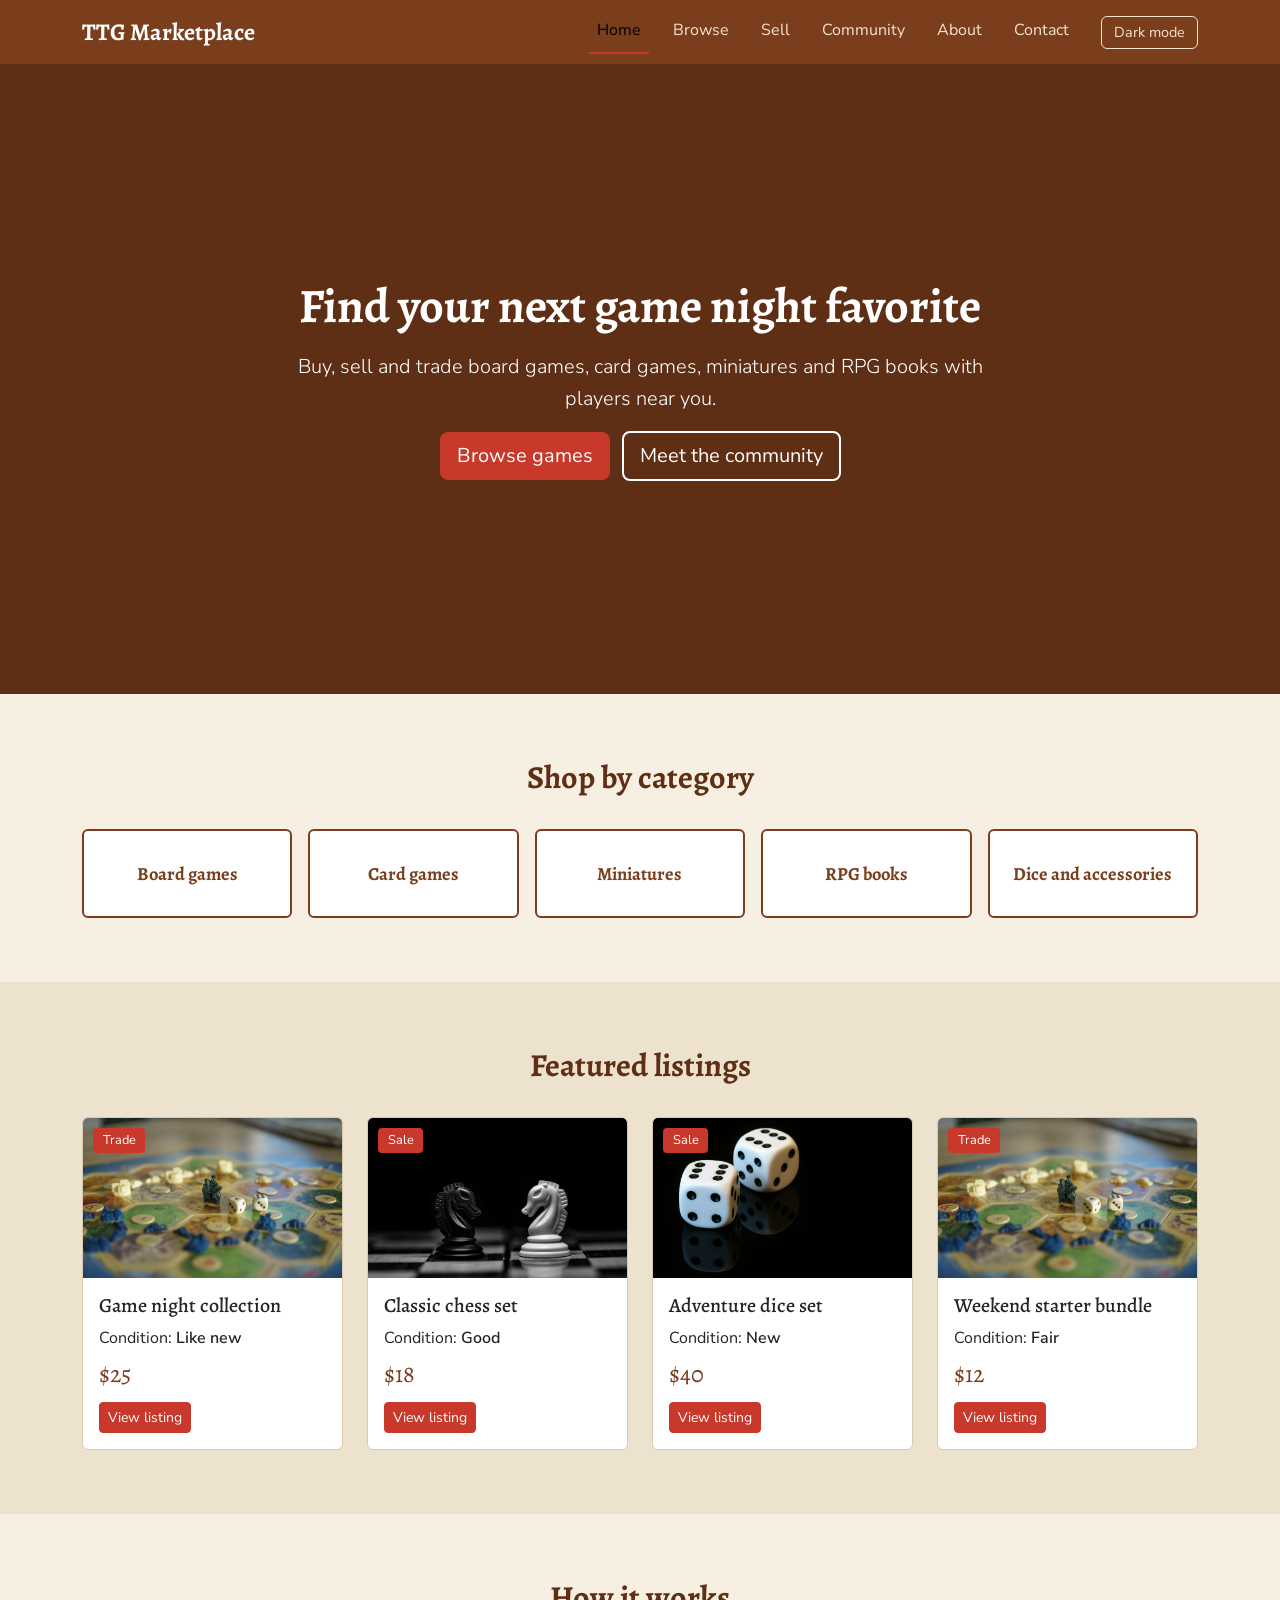
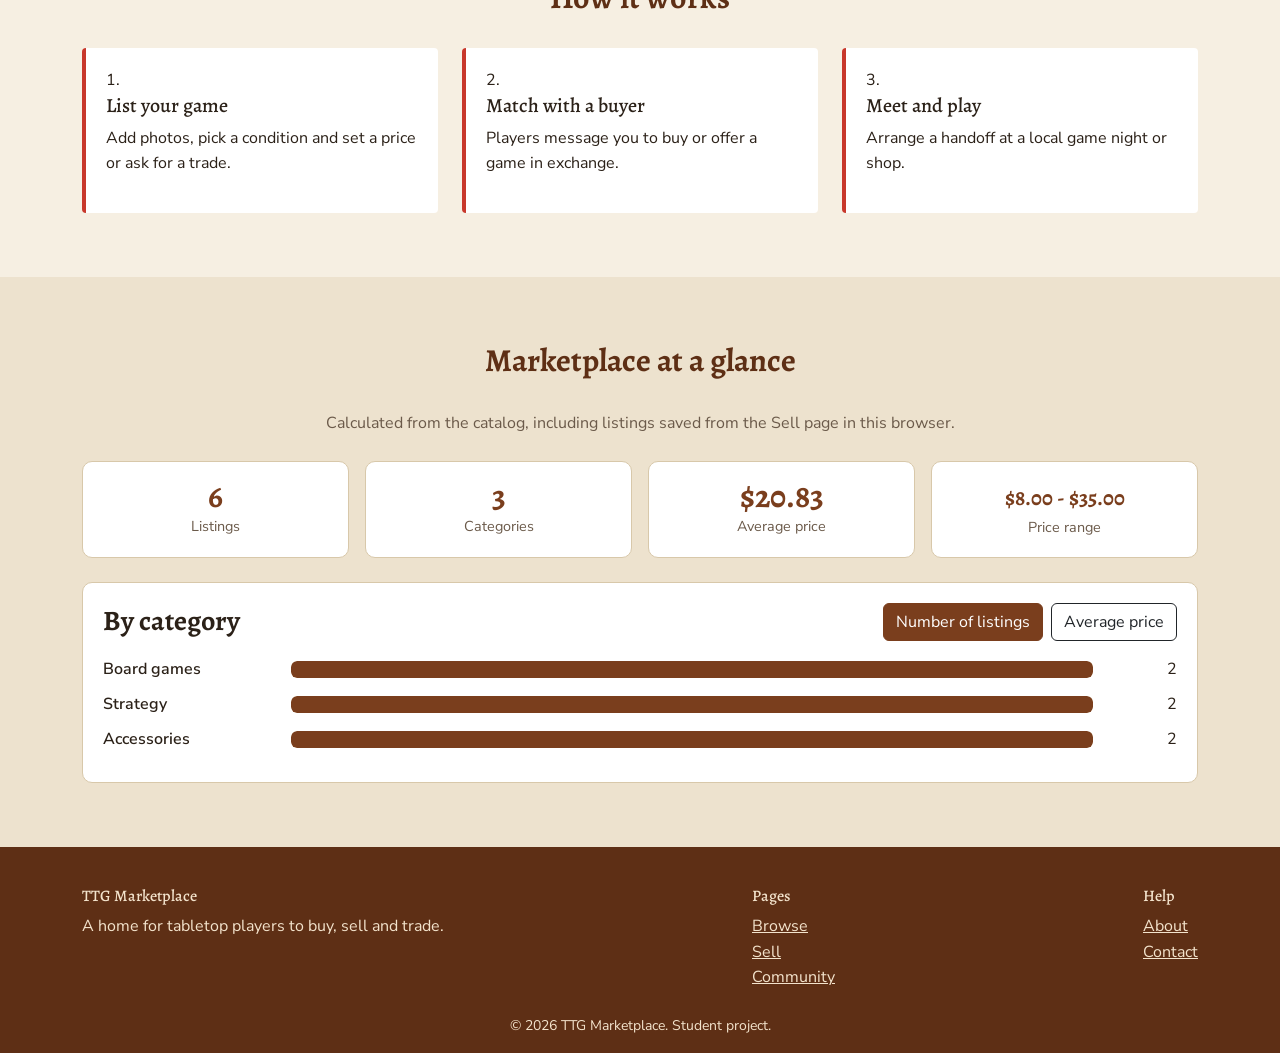
<file: Index.html>
<!DOCTYPE html>
<html lang="en">
<head>
  <meta charset="UTF-8">
  <meta name="viewport" content="width=device-width, initial-scale=1">
  <title>TTG Marketplace | Buy, Sell and Trade Tabletop Games</title>

  <!-- Bootstrap CSS -->
  <link href="css/bootstrap.min.css" rel="stylesheet">
  <!-- Fonts -->
  <link rel="preconnect" href="https://fonts.googleapis.com">
  <link rel="preconnect" href="https://fonts.gstatic.com" crossorigin>
  <link href="https://fonts.googleapis.com/css2?family=Alegreya:wght@500;700&family=Nunito+Sans:wght@400;600&display=swap" rel="stylesheet">
  <!-- Our CSS: style.css first, responsive.css last -->
  <link rel="stylesheet" href="css/style.css">
  <link rel="stylesheet" href="css/pages.css">
  <link rel="stylesheet" href="css/responsive.css">
</head>
<body>

  <!-- ===== HEADER / NAVBAR (same on every page) ===== -->
  <header class="site-header">
    <nav class="navbar navbar-expand-lg">
      <div class="container">
        <a class="navbar-brand" href="Index.html">TTG Marketplace</a>
        <div class="navbar-collapse" id="mainNav">
          <ul class="navbar-nav ms-auto">
            <li class="nav-item"><a class="nav-link active" aria-current="page" href="Index.html">Home</a></li>
            <li class="nav-item"><a class="nav-link" href="browse.html">Browse</a></li>
            <li class="nav-item"><a class="nav-link" href="sell.html">Sell</a></li>
            <li class="nav-item"><a class="nav-link" href="community.html">Community</a></li>
            <li class="nav-item"><a class="nav-link" href="About.html">About</a></li>
            <li class="nav-item"><a class="nav-link" href="contact.html">Contact</a></li>
          </ul>
        </div>
      </div>
    </nav>
  </header>

  <main>

    <!-- ===== HERO (positioning: relative parent, absolute overlay) ===== -->
    <section id="hero" class="hero">
      <div class="hero-overlay"></div>
      <div class="container hero-content">
        <h1>Find your next game night favorite</h1>
        <p class="lead">Buy, sell and trade board games, card games, miniatures and RPG books with players near you.</p>
        <a href="browse.html" class="btn btn-tavern btn-lg me-2">Browse games</a>
        <a href="community.html" class="btn btn-outline-tavern btn-lg">Meet the community</a>
      </div>
    </section>

    <!-- ===== CATEGORIES (CSS Grid) ===== -->
    <section class="section" id="categories">
      <div class="container">
        <h2 class="section-title text-center">Shop by category</h2>
        <div class="category-grid">
          <a href="browse.html" class="category-tile">Board games</a>
          <a href="browse.html" class="category-tile">Card games</a>
          <a href="browse.html" class="category-tile">Miniatures</a>
          <a href="browse.html" class="category-tile">RPG books</a>
          <a href="browse.html" class="category-tile">Dice and accessories</a>
        </div>
      </div>
    </section>

    <!-- ===== FEATURED LISTINGS (Bootstrap grid + cards) ===== -->
    <section class="section section-alt" id="featured">
      <div class="container">
        <h2 class="section-title text-center">Featured listings</h2>
        <div class="row g-4">

          <div class="col-12 col-md-6 col-lg-3">
            <article class="card listing-card h-100">
              <div class="listing-img">
                <img src="images/board-games.jpg" alt="A board game laid out for play" width="900" height="600" loading="lazy">
                <span class="badge-tag">Trade</span>
              </div>
              <div class="card-body">
                <h3 class="h5 card-title">Game night collection</h3>
                <p class="card-text mb-1">Condition: <span class="condition">Like new</span></p>
                <p class="price">$25</p>
                <a href="browse.html" class="btn btn-tavern btn-sm">View listing</a>
              </div>
            </article>
          </div>

          <div class="col-12 col-md-6 col-lg-3">
            <article class="card listing-card h-100">
              <div class="listing-img">
                <img src="images/chess.jpg" alt="Black and white chess knights" width="900" height="600" loading="lazy">
                <span class="badge-tag">Sale</span>
              </div>
              <div class="card-body">
                <h3 class="h5 card-title">Classic chess set</h3>
                <p class="card-text mb-1">Condition: <span class="condition">Good</span></p>
                <p class="price">$18</p>
                <a href="browse.html" class="btn btn-tavern btn-sm">View listing</a>
              </div>
            </article>
          </div>

          <div class="col-12 col-md-6 col-lg-3">
            <article class="card listing-card h-100">
              <div class="listing-img">
                <img src="images/dice.jpg" alt="Two white dice on a dark surface" width="900" height="600" loading="lazy">
                <span class="badge-tag">Sale</span>
              </div>
              <div class="card-body">
                <h3 class="h5 card-title">Adventure dice set</h3>
                <p class="card-text mb-1">Condition: <span class="condition">New</span></p>
                <p class="price">$40</p>
                <a href="browse.html" class="btn btn-tavern btn-sm">View listing</a>
              </div>
            </article>
          </div>

          <div class="col-12 col-md-6 col-lg-3">
            <article class="card listing-card h-100">
              <div class="listing-img">
                <img src="images/board-games.jpg" alt="A tabletop board game with playing pieces" width="900" height="600" loading="lazy">
                <span class="badge-tag">Trade</span>
              </div>
              <div class="card-body">
                <h3 class="h5 card-title">Weekend starter bundle</h3>
                <p class="card-text mb-1">Condition: <span class="condition">Fair</span></p>
                <p class="price">$12</p>
                <a href="browse.html" class="btn btn-tavern btn-sm">View listing</a>
              </div>
            </article>
          </div>

        </div>
      </div>
    </section>

    <!-- ===== HOW IT WORKS (Flexbox, real sequence so numbered) ===== -->
    <section class="section" id="how-it-works">
      <div class="container">
        <h2 class="section-title text-center">How it works</h2>
        <ol class="steps">
          <li class="step">
            <h3 class="h5">List your game</h3>
            <p>Add photos, pick a condition and set a price or ask for a trade.</p>
          </li>
          <li class="step">
            <h3 class="h5">Match with a buyer</h3>
            <p>Players message you to buy or offer a game in exchange.</p>
          </li>
          <li class="step">
            <h3 class="h5">Meet and play</h3>
            <p>Arrange a handoff at a local game night or shop.</p>
          </li>
        </ol>
      </div>
    </section>


    <!-- Marketplace dashboard (numbers are calculated by js/stats.js) -->
    <section class="section section-alt" id="stats" aria-labelledby="stats-title">
      <div class="container">
        <h2 class="section-title text-center" id="stats-title">Marketplace at a glance</h2>
        <p class="text-center stats-note">Calculated from the catalog, including listings saved from the Sell page in this browser.</p>
        <div class="stat-tiles">
          <div class="stat-tile"><span class="stat-value" id="stat-count">-</span><span class="stat-label">Listings</span></div>
          <div class="stat-tile"><span class="stat-value" id="stat-categories">-</span><span class="stat-label">Categories</span></div>
          <div class="stat-tile"><span class="stat-value" id="stat-average">-</span><span class="stat-label">Average price</span></div>
          <div class="stat-tile"><span class="stat-value stat-value-small" id="stat-range">-</span><span class="stat-label">Price range</span></div>
        </div>
        <div class="chart-card">
          <div class="chart-head">
            <h3>By category</h3>
            <div class="chart-toggle" role="group" aria-label="Chart metric">
              <button type="button" class="btn btn-outline-dark metric-btn active" data-metric="count" aria-pressed="true">Number of listings</button>
              <button type="button" class="btn btn-outline-dark metric-btn" data-metric="average" aria-pressed="false">Average price</button>
            </div>
          </div>
          <div id="stats-chart" class="chart" aria-live="polite"></div>
        </div>
      </div>
    </section>
  </main>

  <!-- ===== FOOTER (same on every page) ===== -->
  <footer class="site-footer">
    <div class="container footer-inner">
      <div>
        <h3 class="h6">TTG Marketplace</h3>
        <p class="mb-0">A home for tabletop players to buy, sell and trade.</p>
      </div>
      <div>
        <h3 class="h6">Pages</h3>
        <ul class="list-unstyled mb-0">
          <li><a href="browse.html">Browse</a></li>
          <li><a href="sell.html">Sell</a></li>
          <li><a href="community.html">Community</a></li>
        </ul>
      </div>
      <div>
        <h3 class="h6">Help</h3>
        <ul class="list-unstyled mb-0">
          <li><a href="About.html">About</a></li>
          <li><a href="contact.html">Contact</a></li>
        </ul>
      </div>
    </div>
    <p class="text-center small mb-0 pb-3">&copy; 2026 TTG Marketplace. Student project.</p>
  </footer>

  <!-- Fixed back-to-top button (fixed positioning) -->
  <a href="#hero" class="back-to-top" aria-label="Back to top">Top</a>
  <script src="https://code.jquery.com/jquery-3.7.1.min.js"></script>
  <script>window.jQuery || document.write('<script src="js/jquery-3.7.1.min.js"><\/script>')</script>
  <script src="js/data.js"></script>
  <script src="js/listing.js"></script>
  <script src="js/storage.js"></script>
  <script src="js/jquery-effects.js"></script>
  <script src="js/theme.js"></script>
  <script src="js/stats.js"></script>
</body>
</html>
</file>
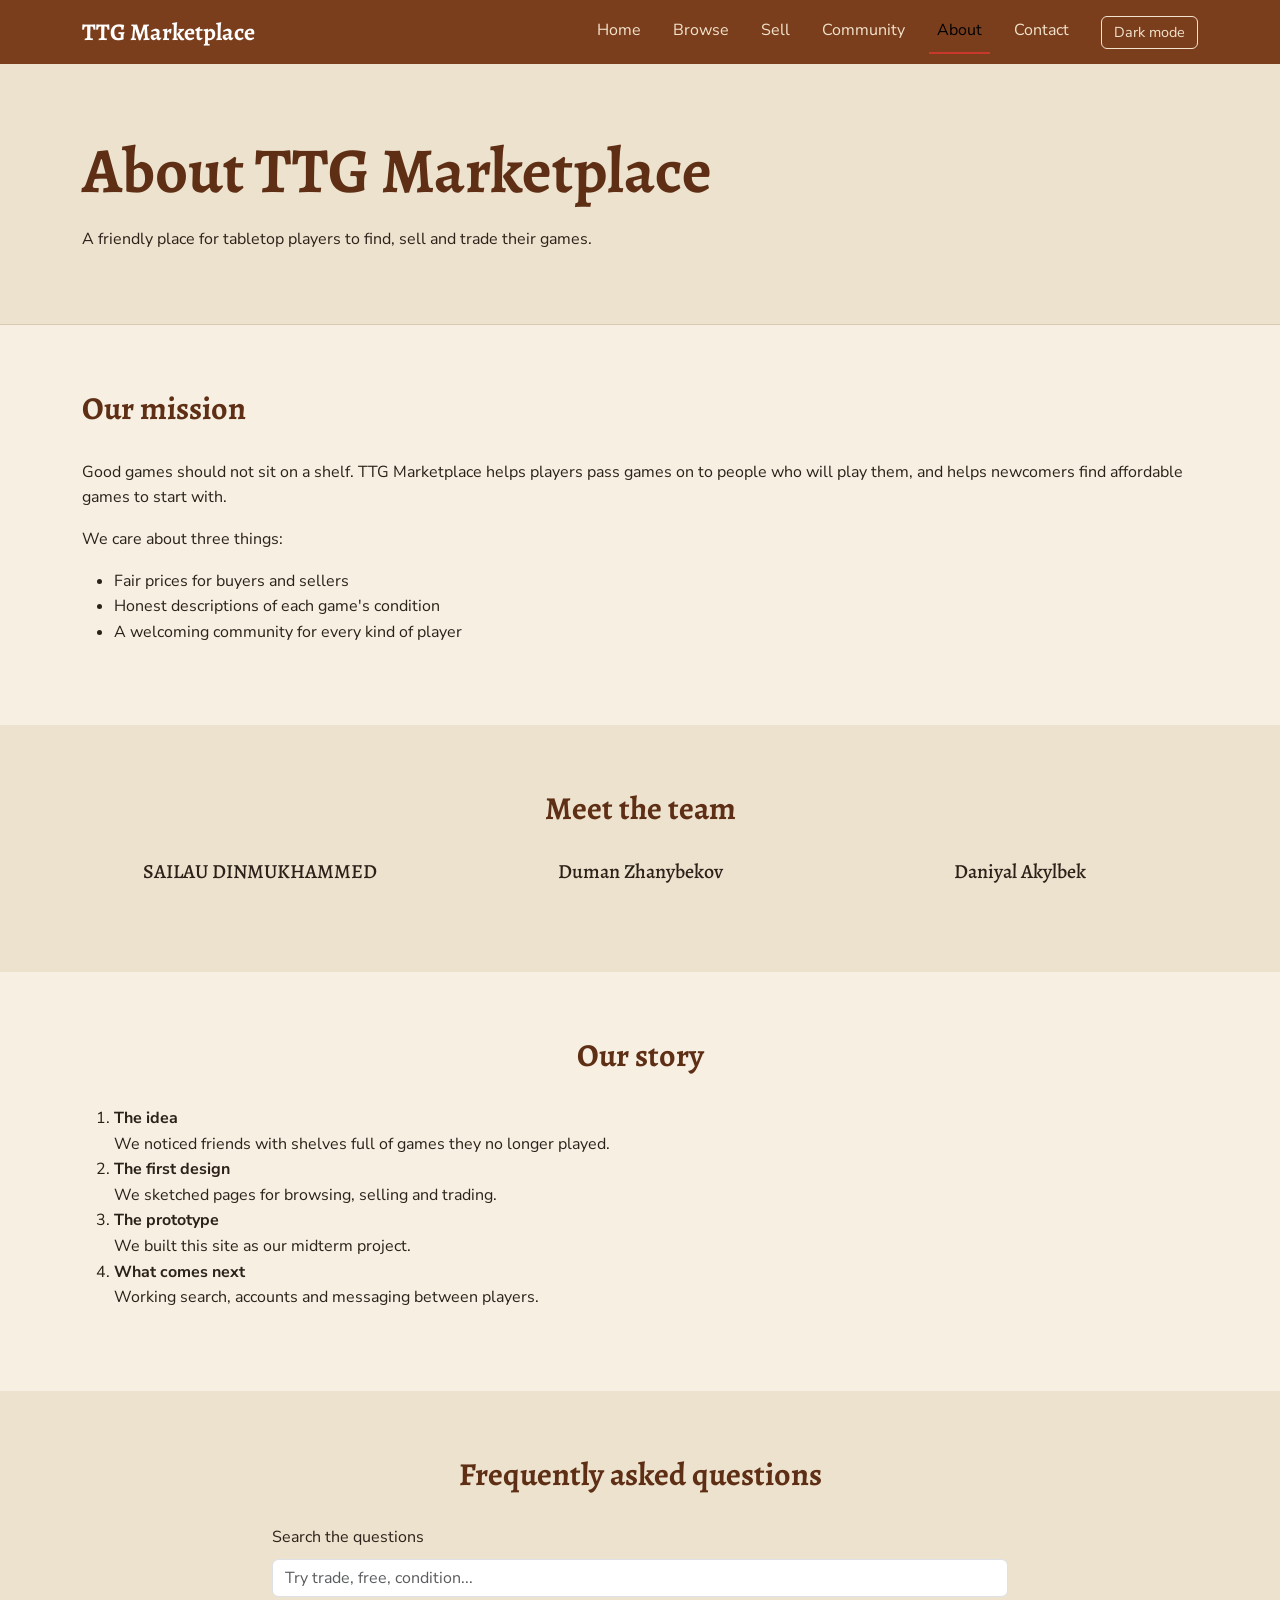
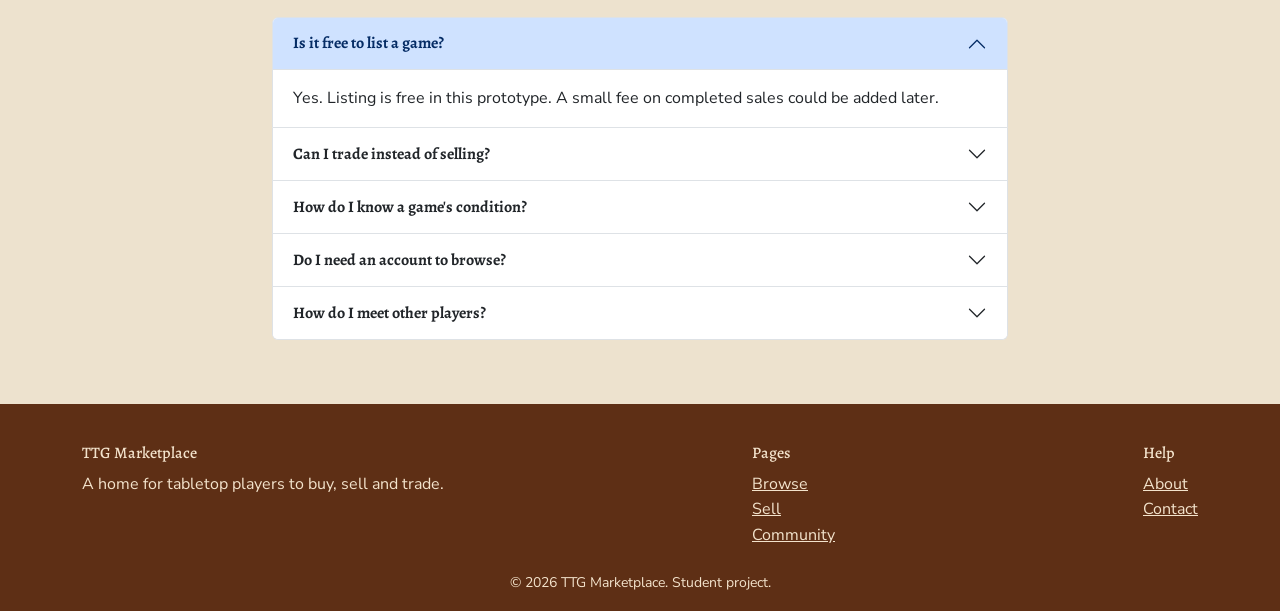
<file: About.html>
<!DOCTYPE html>
<html lang="en">
<head>
  <meta charset="UTF-8">
  <meta name="viewport" content="width=device-width, initial-scale=1">
  <title>About | TTG Marketplace</title>

  <!-- Bootstrap CSS -->
  <link href="css/bootstrap.min.css" rel="stylesheet">
  <!-- Fonts -->
  <link rel="preconnect" href="https://fonts.googleapis.com">
  <link rel="preconnect" href="https://fonts.gstatic.com" crossorigin>
  <link href="https://fonts.googleapis.com/css2?family=Alegreya:wght@500;700&family=Nunito+Sans:wght@400;600&display=swap" rel="stylesheet">
  <!-- Our CSS: style.css first, responsive.css last -->
  <link rel="stylesheet" href="css/style.css">
  <link rel="stylesheet" href="css/pages.css">
  <link rel="stylesheet" href="css/responsive.css">
</head>
<body>

  <!-- ===== HEADER / NAVBAR (same on every page) ===== -->
  <header class="site-header">
    <nav class="navbar navbar-expand-lg">
      <div class="container">
        <a class="navbar-brand" href="Index.html">TTG Marketplace</a>
        <div class="navbar-collapse" id="mainNav">
          <ul class="navbar-nav ms-auto">
            <li class="nav-item"><a class="nav-link" href="Index.html">Home</a></li>
            <li class="nav-item"><a class="nav-link" href="browse.html">Browse</a></li>
            <li class="nav-item"><a class="nav-link" href="sell.html">Sell</a></li>
            <li class="nav-item"><a class="nav-link" href="community.html">Community</a></li>
            <li class="nav-item"><a class="nav-link active" aria-current="page" href="About.html">About</a></li>
            <li class="nav-item"><a class="nav-link" href="contact.html">Contact</a></li>
          </ul>
        </div>
      </div>
    </nav>
  </header>

  <main>

    <!-- ===== PAGE BANNER ===== -->
    <section id="top" class="page-banner">
      <div class="container">
        <h1>About TTG Marketplace</h1>
        <p>A friendly place for tabletop players to find, sell and trade their games.</p>
      </div>
    </section>

    <!-- ===== MISSION ===== -->
    <section class="section" id="mission">
      <div class="container">
        <div>
          <h2 class="section-title">Our mission</h2>
          <p>Good games should not sit on a shelf. TTG Marketplace helps players pass games on to people who will play them, and helps newcomers find affordable games to start with.</p>
          <p>We care about three things:</p>
          <ul>
            <li>Fair prices for buyers and sellers</li>
            <li>Honest descriptions of each game's condition</li>
            <li>A welcoming community for every kind of player</li>
          </ul>
        </div>
      </div>
    </section>

    <!-- ===== TEAM ===== -->
    <section class="section section-alt" id="team">
      <div class="container">
        <h2 class="section-title text-center">Meet the team</h2>
        <ul class="row g-4 list-unstyled">
          <li class="col-md-4 text-center">
            <h3 class="h5">SAILAU DINMUKHAMMED</h3>
          </li>
          <li class="col-md-4 text-center">
            <h3 class="h5">Duman Zhanybekov</h3>
          </li>
          <li class="col-md-4 text-center">
            <h3 class="h5">Daniyal Akylbek</h3>
          </li>
        </ul>
      </div>
    </section>

    <!-- ===== TIMELINE (ordered list) ===== -->
    <section class="section" id="timeline">
      <div class="container">
        <h2 class="section-title text-center">Our story</h2>
        <ol>
          <li><strong>The idea</strong><br>We noticed friends with shelves full of games they no longer played.</li>
          <li><strong>The first design</strong><br>We sketched pages for browsing, selling and trading.</li>
          <li><strong>The prototype</strong><br>We built this site as our midterm project.</li>
          <li><strong>What comes next</strong><br>Working search, accounts and messaging between players.</li>
        </ol>
      </div>
    </section>

    <!-- ===== FAQ (Bootstrap accordion) ===== -->
    <section class="section section-alt" id="faq">
      <div class="container" style="max-width: 760px;">
        <h2 class="section-title text-center">Frequently asked questions</h2>
        <div class="faq-search">
          <label for="faq-search" class="form-label">Search the questions</label>
          <input id="faq-search" type="search" class="form-control" placeholder="Try trade, free, condition..." autocomplete="off">
        </div>
        <p id="faq-empty" class="no-results" hidden>No question matches your search.</p>
        <div class="accordion" id="faqList">

          <div class="accordion-item">
            <h3 class="accordion-header">
              <span class="accordion-button">Is it free to list a game?</span>
            </h3>
            <div id="faq1" class="accordion-collapse show">
              <div class="accordion-body">Yes. Listing is free in this prototype. A small fee on completed sales could be added later.</div>
            </div>
          </div>

          <div class="accordion-item">
            <h3 class="accordion-header">
              <span class="accordion-button">Can I trade instead of selling?</span>
            </h3>
            <div id="faq2" class="accordion-collapse">
              <div class="accordion-body">Yes. When you create a listing you can mark it as open to trades and say which games you want in return.</div>
            </div>
          </div>

          <div class="accordion-item">
            <h3 class="accordion-header">
              <span class="accordion-button">How do I know a game's condition?</span>
            </h3>
            <div id="faq3" class="accordion-collapse">
              <div class="accordion-body">Every listing uses the same condition grades (New, Like new, Good, Fair) and includes photos. See the condition guide on the Browse page.</div>
            </div>
          </div>

          <div class="accordion-item">
            <h3 class="accordion-header">
              <span class="accordion-button">Do I need an account to browse?</span>
            </h3>
            <div id="faq4" class="accordion-collapse">
              <div class="accordion-body">No. Browsing, searching and saving favorites works without an account. Accounts are not part of this prototype.</div>
            </div>
          </div>

          <div class="accordion-item">
            <h3 class="accordion-header">
              <span class="accordion-button">How do I meet other players?</span>
            </h3>
            <div id="faq5" class="accordion-collapse">
              <div class="accordion-body">Visit the Community page to see example game nights and filter them by experience level.</div>
            </div>
          </div>

        </div>
      </div>
    </section>

  </main>

  <!-- ===== FOOTER (same on every page) ===== -->
  <footer class="site-footer">
    <div class="container footer-inner">
      <div>
        <h3 class="h6">TTG Marketplace</h3>
        <p class="mb-0">A home for tabletop players to buy, sell and trade.</p>
      </div>
      <div>
        <h3 class="h6">Pages</h3>
        <ul class="list-unstyled mb-0">
          <li><a href="browse.html">Browse</a></li>
          <li><a href="sell.html">Sell</a></li>
          <li><a href="community.html">Community</a></li>
        </ul>
      </div>
      <div>
        <h3 class="h6">Help</h3>
        <ul class="list-unstyled mb-0">
          <li><a href="About.html">About</a></li>
          <li><a href="contact.html">Contact</a></li>
        </ul>
      </div>
    </div>
    <p class="text-center small mb-0 pb-3">&copy; 2026 TTG Marketplace. Student project.</p>
  </footer>

  <!-- Fixed back-to-top button (fixed positioning) -->
  <a href="#top" class="back-to-top" aria-label="Back to top">Top</a>

  <script src="https://code.jquery.com/jquery-3.7.1.min.js"></script>
  <script>window.jQuery || document.write('<script src="js/jquery-3.7.1.min.js"><\/script>')</script>
  <script src="js/jquery-effects.js"></script>
  <script src="js/theme.js"></script>
</body>
</html>
</file>
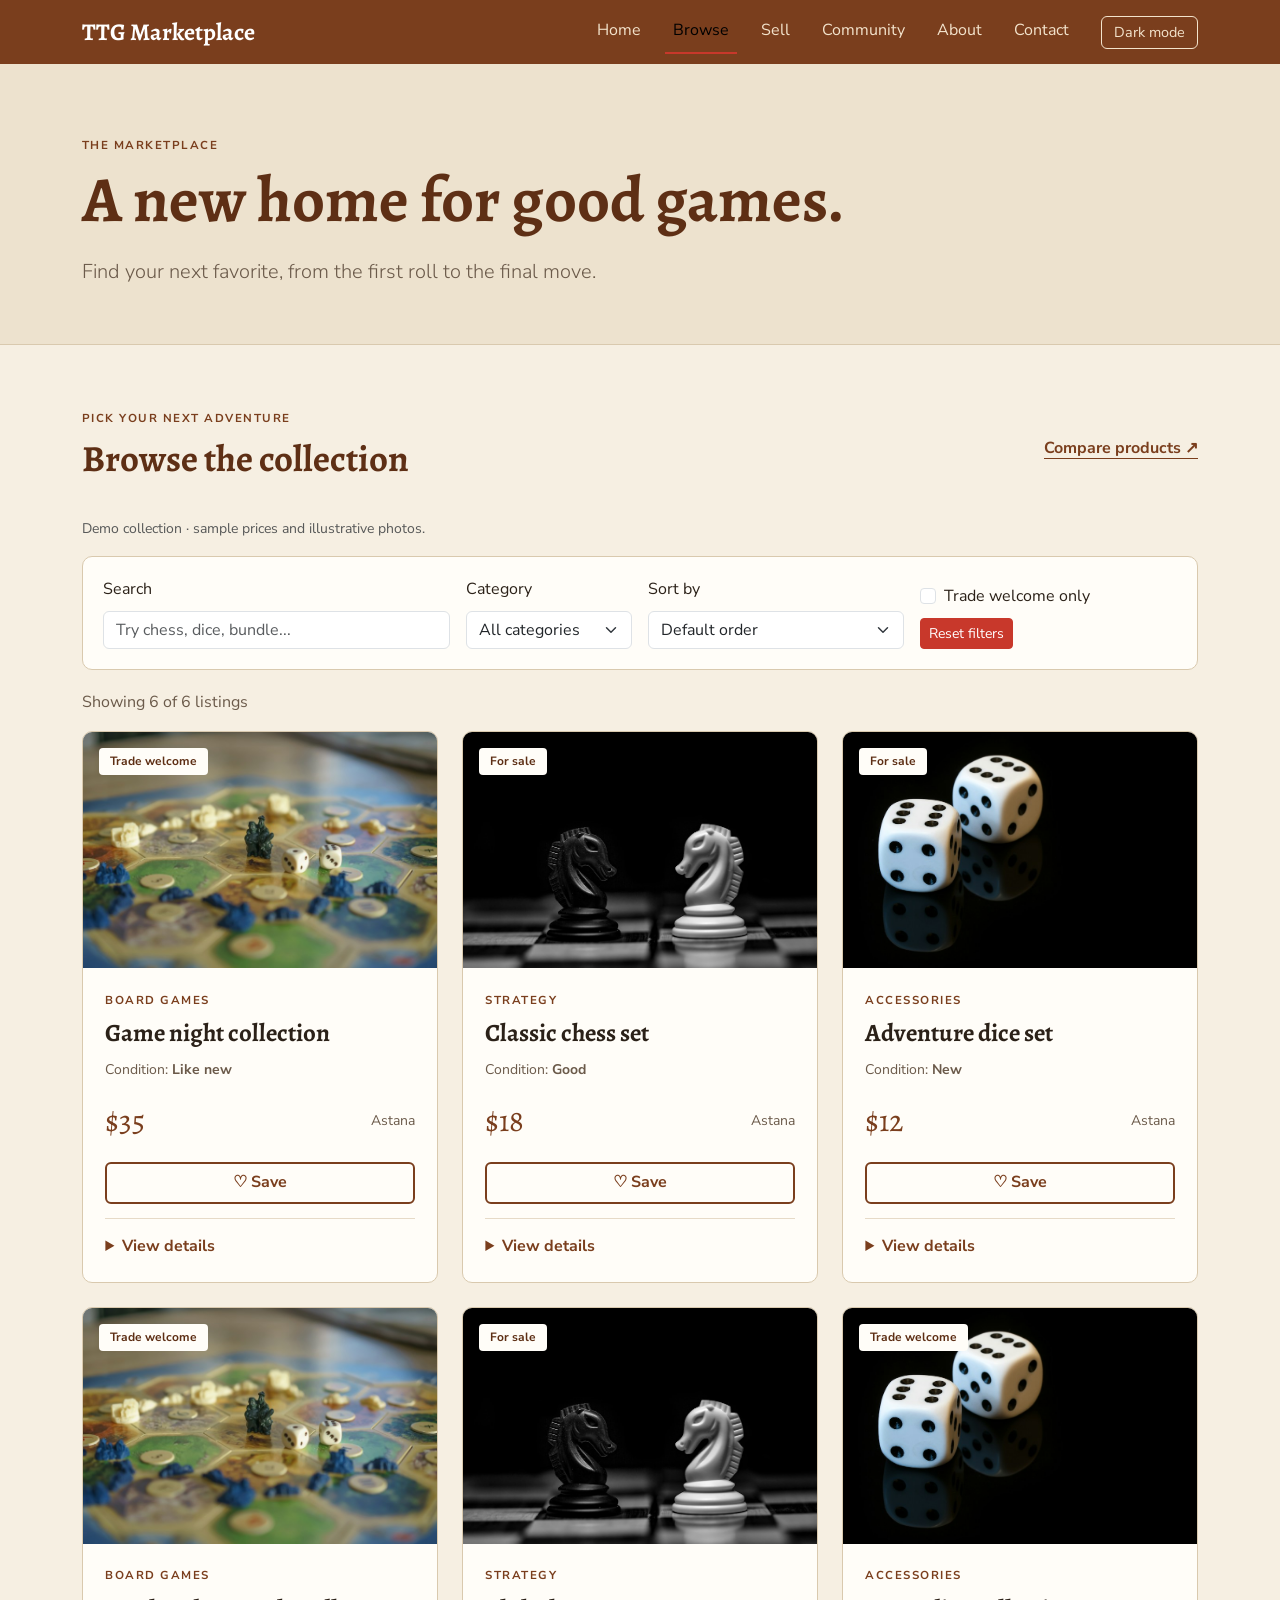
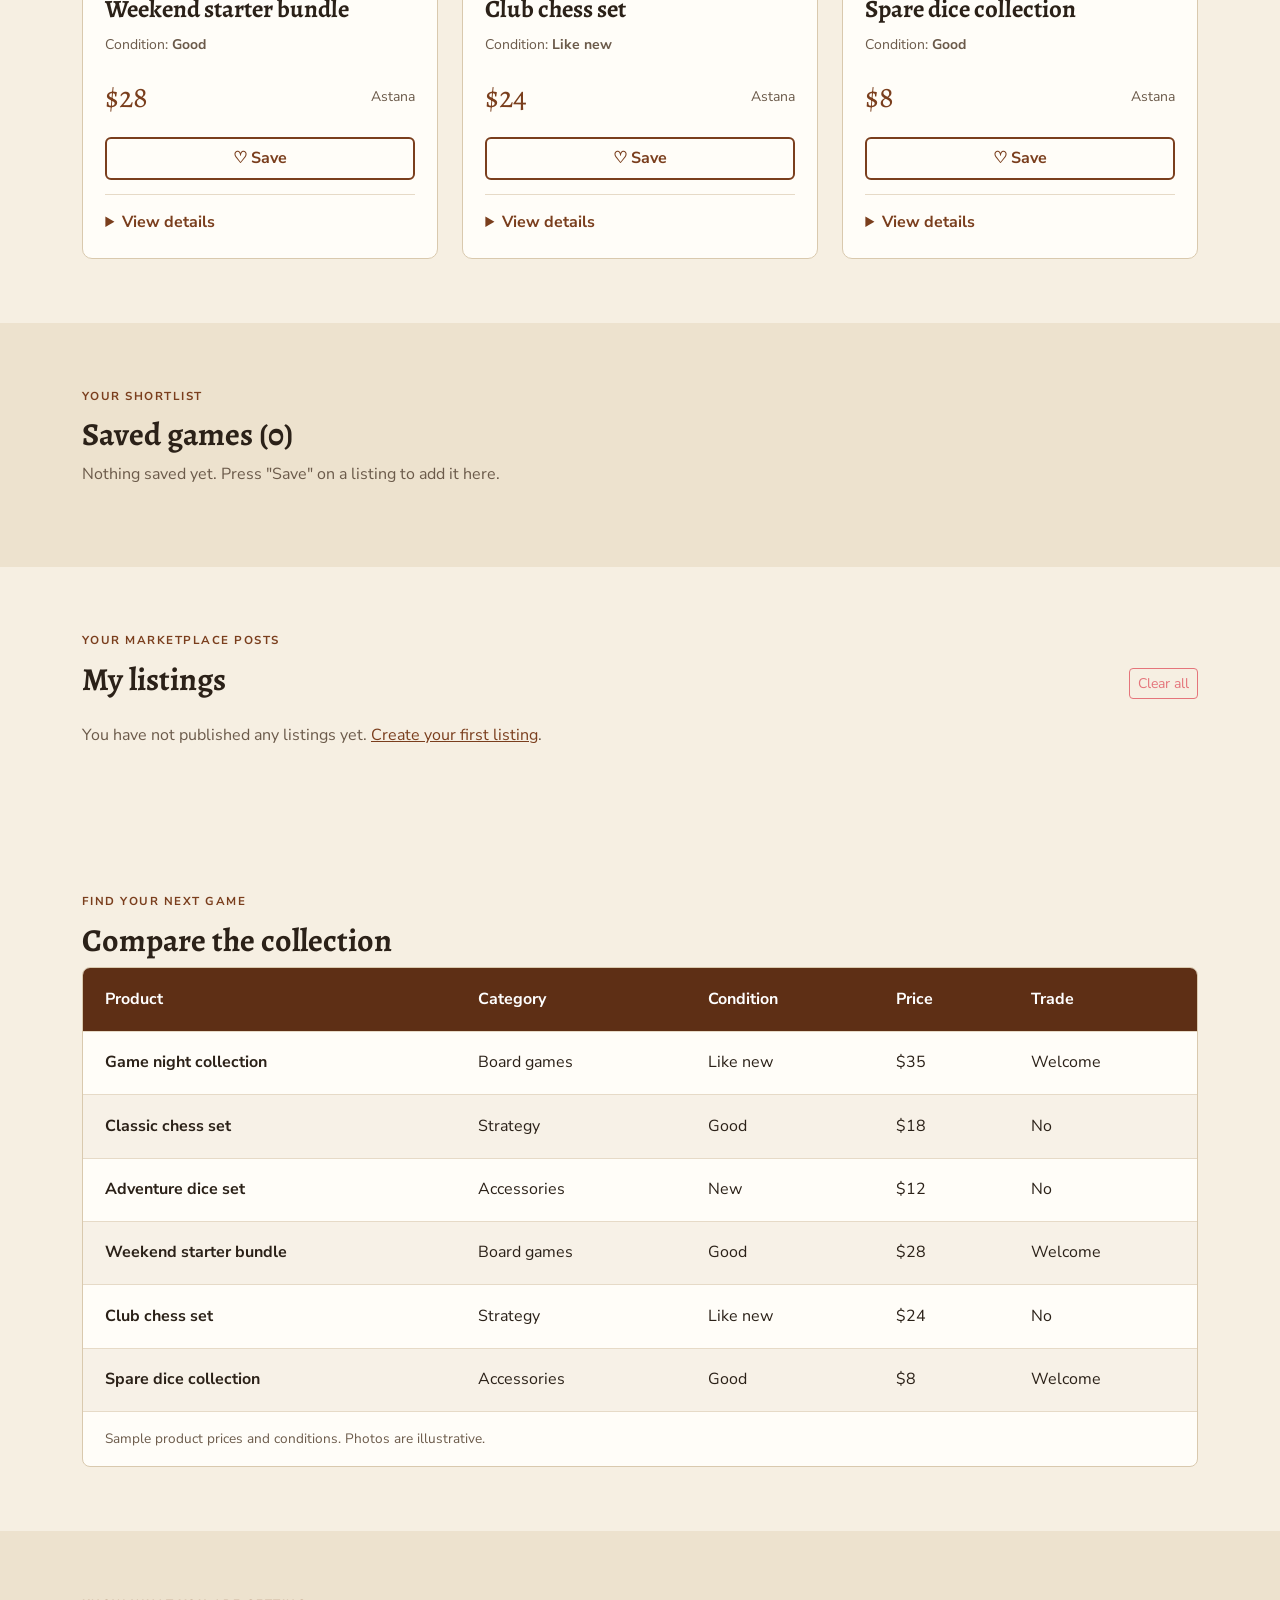
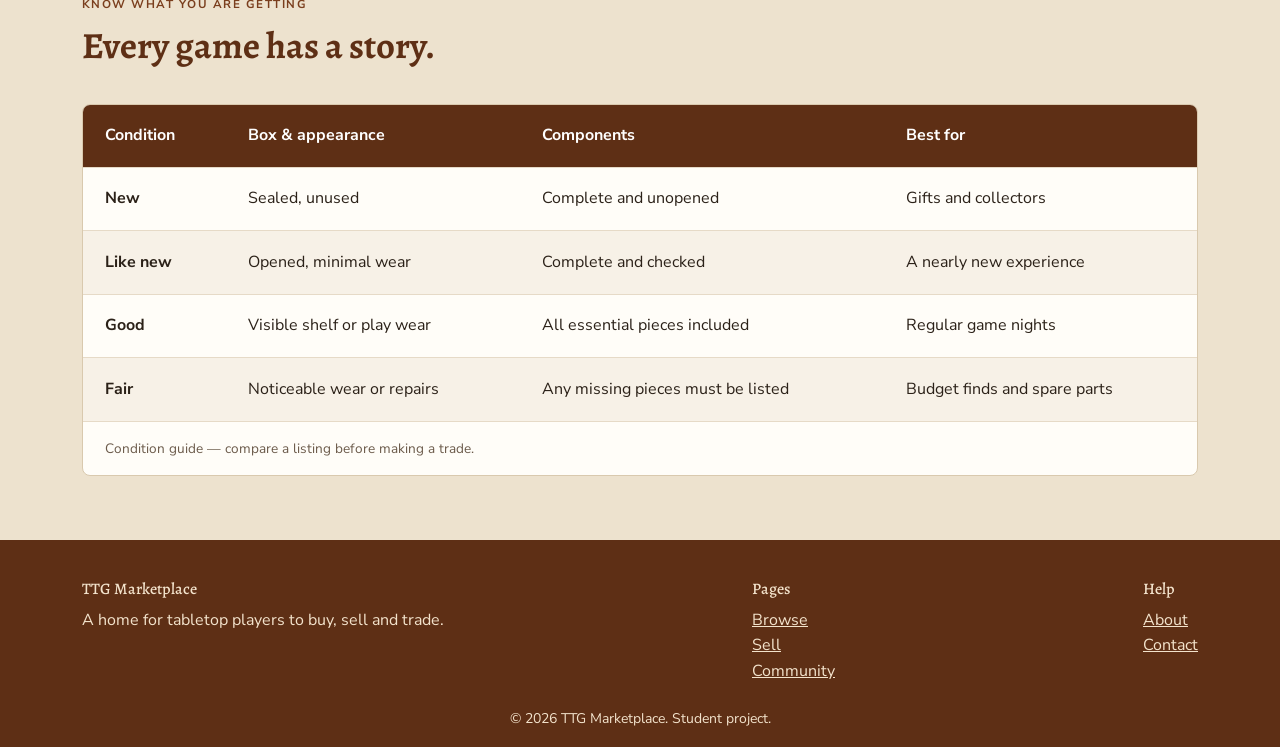
<file: browse.html>
<!DOCTYPE html>
<html lang="en">
<head>
  <meta charset="UTF-8">
  <meta name="viewport" content="width=device-width, initial-scale=1">
  <title>Browse | TTG Marketplace</title>

  <!-- Bootstrap CSS -->
  <link href="css/bootstrap.min.css" rel="stylesheet">
  <!-- Fonts -->
  <link rel="preconnect" href="https://fonts.googleapis.com">
  <link rel="preconnect" href="https://fonts.gstatic.com" crossorigin>
  <link href="https://fonts.googleapis.com/css2?family=Alegreya:wght@500;700&family=Nunito+Sans:wght@400;600&display=swap" rel="stylesheet">
  <!-- Our CSS: style.css first, responsive.css last -->
  <link rel="stylesheet" href="css/style.css">
  <link rel="stylesheet" href="css/pages.css">
  <link rel="stylesheet" href="css/browse.css">
  <link rel="stylesheet" href="css/responsive.css">
</head>
<body>

  <!-- ===== HEADER / NAVBAR (same on every page) ===== -->
  <header class="site-header">
    <nav class="navbar navbar-expand-lg">
      <div class="container">
        <a class="navbar-brand" href="Index.html">TTG Marketplace</a>
        <div class="navbar-collapse" id="mainNav">
          <ul class="navbar-nav ms-auto">
            <li class="nav-item"><a class="nav-link" href="Index.html">Home</a></li>
            <li class="nav-item"><a class="nav-link active" aria-current="page" href="browse.html">Browse</a></li>
            <li class="nav-item"><a class="nav-link" href="sell.html">Sell</a></li>
            <li class="nav-item"><a class="nav-link" href="community.html">Community</a></li>
            <li class="nav-item"><a class="nav-link" href="About.html">About</a></li>
            <li class="nav-item"><a class="nav-link" href="contact.html">Contact</a></li>
          </ul>
        </div>
      </div>
    </nav>
  </header>

  <main>
    <section class="page-banner" id="top">
      <div class="container">
        <p class="eyebrow">THE MARKETPLACE</p>
        <h1>A new home for good games.</h1>
        <p class="lead">Find your next favorite, from the first roll to the final move.</p>
      </div>
    </section>
    <section class="section" aria-labelledby="listings-title">
      <div class="container">
        <div class="section-heading">
          <div><p class="eyebrow">PICK YOUR NEXT ADVENTURE</p><h2 id="listings-title">Browse the collection</h2></div>
          <a class="text-link" href="#product-comparison">Compare products ↗</a>
        </div>
        <p class="small text-muted">Demo collection · sample prices and illustrative photos.</p>

        <!-- search, filter and sort controls (browse.js) -->
        <div class="browse-controls" role="search" aria-label="Filter listings">
          <div class="row g-3 align-items-end">
            <div class="col-lg-4 col-md-6">
              <label for="search" class="form-label">Search</label>
              <input id="search" type="search" class="form-control" placeholder="Try chess, dice, bundle..." autocomplete="off">
            </div>
            <div class="col-lg-2 col-md-6">
              <label for="filter-category" class="form-label">Category</label>
              <select id="filter-category" class="form-select">
                <option value="all">All categories</option>
              </select>
            </div>
            <div class="col-lg-3 col-md-6">
              <label for="sort-by" class="form-label">Sort by</label>
              <select id="sort-by" class="form-select">
                <option value="default">Default order</option>
                <option value="low">Price: low to high</option>
                <option value="high">Price: high to low</option>
                <option value="name">Name A-Z</option>
              </select>
            </div>
            <div class="col-lg-3 col-md-6">
              <div class="form-check mb-2">
                <input id="trade-only" type="checkbox" class="form-check-input">
                <label for="trade-only" class="form-check-label">Trade welcome only</label>
              </div>
              <button type="button" id="reset-filters" class="btn btn-tavern btn-sm">Reset filters</button>
            </div>
          </div>
        </div>

        <p id="result-count" class="catalog-note" aria-live="polite"></p>
        <p id="no-results" class="no-results" hidden>No listings match your search. Try another word or reset the filters.</p>

        <!-- cards are created by js/browse.js from the listings array -->
        <div class="product-grid" id="product-grid"></div>
      </div>
    </section>
    <section class="section section-alt" id="favorites" aria-labelledby="fav-title">
      <div class="container">
        <p class="eyebrow">YOUR SHORTLIST</p>
        <h2 id="fav-title">Saved games (<span id="fav-count">0</span>)</h2>
        <p id="fav-empty" class="catalog-note">Nothing saved yet. Press "Save" on a listing to add it here.</p>
        <ul id="fav-list" class="fav-list"></ul>
      </div>
    </section>
    <section class="section" id="my-listings" aria-labelledby="my-listings-title">
      <div class="container">
        <p class="eyebrow">YOUR MARKETPLACE POSTS</p>
        <div class="my-listings-heading">
          <h2 id="my-listings-title">My listings</h2>
          <button id="clear-all-listings" type="button" class="btn btn-outline-danger btn-sm">Clear all</button>
        </div>
        <p id="my-listings-empty" class="catalog-note">You have not published any listings yet. <a href="sell.html">Create your first listing</a>.</p>
        <ul id="my-listings-list" class="my-listings-list"></ul>
      </div>
    </section>
    <section class="section" id="product-comparison" aria-labelledby="comparison-title">
      <div class="container">
        <p class="eyebrow">FIND YOUR NEXT GAME</p>
        <h2 id="comparison-title">Compare the collection</h2>
        <div class="table-wrap" tabindex="0" role="region" aria-label="Product comparison">
          <table class="info-table">
            <caption>Sample product prices and conditions. Photos are illustrative.</caption>
            <thead>
              <tr><th scope="col">Product</th><th scope="col">Category</th><th scope="col">Condition</th><th scope="col">Price</th><th scope="col">Trade</th></tr>
            </thead>
            <tbody id="compare-body"></tbody>
          </table>
        </div>
      </div>
    </section>
    <section class="section section-alt" id="condition-guide" aria-labelledby="guide-title">
      <div class="container">
        <div class="section-heading"><div><p class="eyebrow">KNOW WHAT YOU ARE GETTING</p><h2 id="guide-title">Every game has a story.</h2></div></div>
        <div class="table-wrap" tabindex="0" role="region" aria-label="Game condition guide">
          <table class="info-table">
            <caption>Condition guide — compare a listing before making a trade.</caption>
            <thead><tr><th scope="col">Condition</th><th scope="col">Box &amp; appearance</th><th scope="col">Components</th><th scope="col">Best for</th></tr></thead>
            <tbody>
              <tr><th scope="row">New</th><td>Sealed, unused</td><td>Complete and unopened</td><td>Gifts and collectors</td></tr>
              <tr><th scope="row">Like new</th><td>Opened, minimal wear</td><td>Complete and checked</td><td>A nearly new experience</td></tr>
              <tr><th scope="row">Good</th><td>Visible shelf or play wear</td><td>All essential pieces included</td><td>Regular game nights</td></tr>
              <tr><th scope="row">Fair</th><td>Noticeable wear or repairs</td><td>Any missing pieces must be listed</td><td>Budget finds and spare parts</td></tr>
            </tbody>
          </table>
        </div>
      </div>
    </section>
  </main>

  <!-- ===== FOOTER (same on every page) ===== -->
  <footer class="site-footer">
    <div class="container footer-inner">
      <div>
        <h3 class="h6">TTG Marketplace</h3>
        <p class="mb-0">A home for tabletop players to buy, sell and trade.</p>
      </div>
      <div>
        <h3 class="h6">Pages</h3>
        <ul class="list-unstyled mb-0">
          <li><a href="browse.html">Browse</a></li>
          <li><a href="sell.html">Sell</a></li>
          <li><a href="community.html">Community</a></li>
        </ul>
      </div>
      <div>
        <h3 class="h6">Help</h3>
        <ul class="list-unstyled mb-0">
          <li><a href="About.html">About</a></li>
          <li><a href="contact.html">Contact</a></li>
        </ul>
      </div>
    </div>
    <p class="text-center small mb-0 pb-3">&copy; 2026 TTG Marketplace. Student project.</p>
  </footer>

  <!-- Fixed back-to-top button (fixed positioning) -->
  <a href="#top" class="back-to-top" aria-label="Back to top">Top</a>
  <script src="https://code.jquery.com/jquery-3.7.1.min.js"></script>
  <script>window.jQuery || document.write('<script src="js/jquery-3.7.1.min.js"><\/script>')</script>
  <script src="js/data.js"></script>
  <script src="js/listing.js"></script>
  <script src="js/storage.js"></script>
  <script src="js/browse.js"></script>
  <script src="js/jquery-effects.js"></script>
  <script src="js/theme.js"></script>
</body>
</html>
</file>
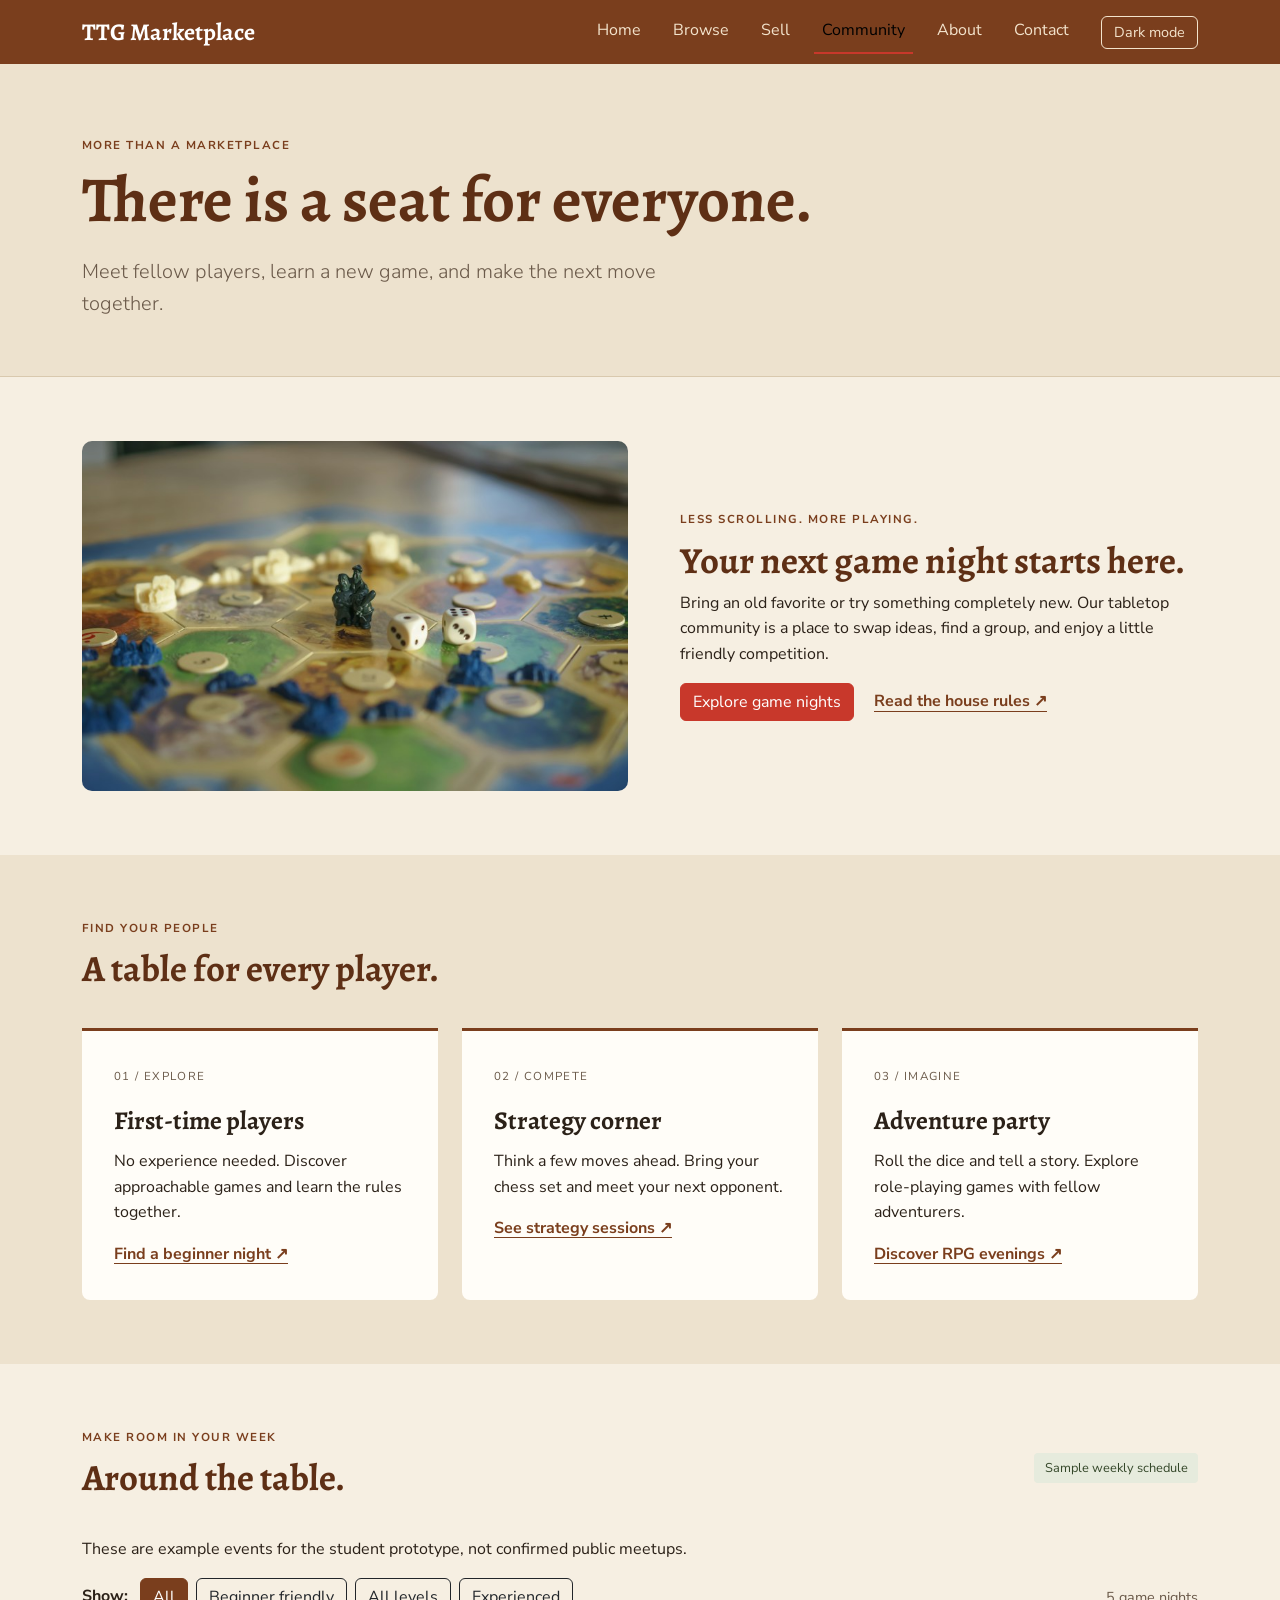
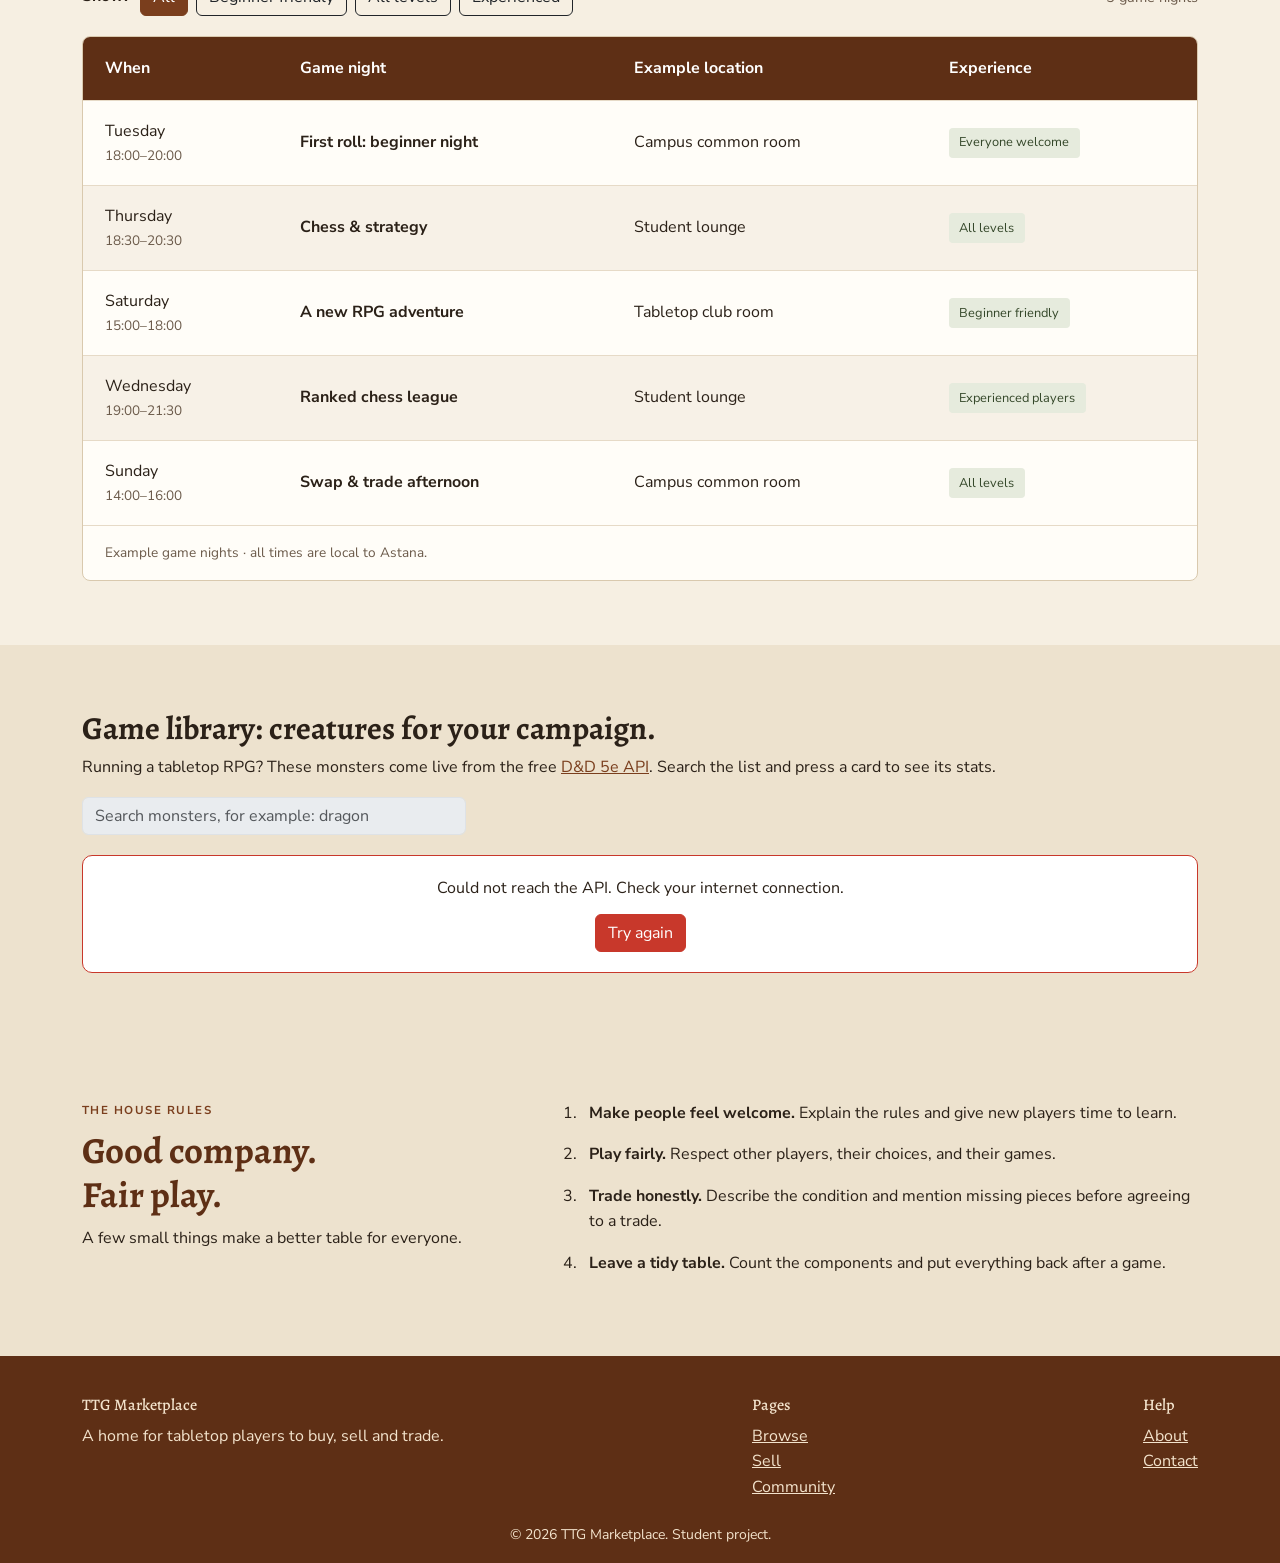
<file: community.html>
<!DOCTYPE html>
<html lang="en">

<head>
  <meta charset="UTF-8">
  <meta name="viewport" content="width=device-width, initial-scale=1">
  <title>Community | TTG Marketplace</title>

  <!-- Bootstrap CSS -->
  <link href="css/bootstrap.min.css" rel="stylesheet">
  <!-- Fonts -->
  <link rel="preconnect" href="https://fonts.googleapis.com">
  <link rel="preconnect" href="https://fonts.gstatic.com" crossorigin>
  <link
    href="https://fonts.googleapis.com/css2?family=Alegreya:wght@500;700&family=Nunito+Sans:wght@400;600&display=swap"
    rel="stylesheet">
  <!-- Our CSS: style.css first, responsive.css last -->
  <link rel="stylesheet" href="css/style.css">
  <link rel="stylesheet" href="css/pages.css">
  <link rel="stylesheet" href="css/responsive.css">
</head>

<body>

  <!-- ===== HEADER / NAVBAR (same on every page) ===== -->
  <header class="site-header">
    <nav class="navbar navbar-expand-lg">
      <div class="container">
        <a class="navbar-brand" href="Index.html">TTG Marketplace</a>
        <div class="navbar-collapse" id="mainNav">
          <ul class="navbar-nav ms-auto">
            <li class="nav-item"><a class="nav-link" href="Index.html">Home</a></li>
            <li class="nav-item"><a class="nav-link" href="browse.html">Browse</a></li>
            <li class="nav-item"><a class="nav-link" href="sell.html">Sell</a></li>
            <li class="nav-item"><a class="nav-link active" aria-current="page" href="community.html">Community</a></li>
            <li class="nav-item"><a class="nav-link" href="About.html">About</a></li>
            <li class="nav-item"><a class="nav-link" href="contact.html">Contact</a></li>
          </ul>
        </div>
      </div>
    </nav>
  </header>

  <main>
    <section class="page-banner" id="top">
      <div class="container">
        <p class="eyebrow">MORE THAN A MARKETPLACE</p>
        <h1>There is a seat for everyone.</h1>
        <p class="lead">Meet fellow players, learn a new game, and make the next move together.</p>
      </div>
    </section>
    <section class="section" aria-labelledby="welcome-title">
      <div class="container">
        <!-- Bootstrap grid creates the introduction's two-column layout. -->
        <div class="row g-4 align-items-center">
          <div class="col-lg-6">
            <img class="community-photo" src="images/board-games.jpg" alt="Board games ready for a shared game night"
              width="900" height="600">
          </div>
          <div class="col-lg-6 community-intro">
            <p class="eyebrow">LESS SCROLLING. MORE PLAYING.</p>
            <h2 id="welcome-title">Your next game night starts here.</h2>
            <p>Bring an old favorite or try something completely new. Our tabletop community is a place to swap ideas,
              find a group, and enjoy a little friendly competition.</p>
            <a class="btn btn-tavern" href="#events">Explore game nights</a>
            <a class="text-link ms-3" href="#community-rules">Read the house rules ↗</a>
          </div>
        </div>
      </div>
    </section>
    <section class="section section-alt" aria-labelledby="groups-title">
      <div class="container">
        <div class="section-heading">
          <div>
            <p class="eyebrow">FIND YOUR PEOPLE</p>
            <h2 id="groups-title">A table for every player.</h2>
          </div>
        </div>
        <div class="community-grid">
          <article class="group-card"><span class="group-number">01 / EXPLORE</span>
            <h3>First-time players</h3>
            <p>No experience needed. Discover approachable games and learn the rules together.</p><a
              href="#beginner-night">Find a beginner night ↗</a>
          </article>
          <article class="group-card"><span class="group-number">02 / COMPETE</span>
            <h3>Strategy corner</h3>
            <p>Think a few moves ahead. Bring your chess set and meet your next opponent.</p><a
              href="#strategy-night">See strategy sessions ↗</a>
          </article>
          <article class="group-card"><span class="group-number">03 / IMAGINE</span>
            <h3>Adventure party</h3>
            <p>Roll the dice and tell a story. Explore role-playing games with fellow adventurers.</p><a
              href="#adventure-night">Discover RPG evenings ↗</a>
          </article>
        </div>
      </div>
    </section>
    <section class="section" id="events" aria-labelledby="events-title">
      <div class="container">
        <div class="section-heading">
          <div>
            <p class="eyebrow">MAKE ROOM IN YOUR WEEK</p>
            <h2 id="events-title">Around the table.</h2>
          </div><span class="schedule-label">Sample weekly schedule</span>
        </div>
        <p>These are example events for the student prototype, not confirmed public meetups.</p>
        <div class="filter-bar" role="group" aria-label="Filter game nights by experience level">
          <span class="filter-label">Show:</span>
          <button type="button" class="btn btn-outline-dark filter-btn active" data-level="all" aria-pressed="true">All</button>
          <button type="button" class="btn btn-outline-dark filter-btn" data-level="beginner" aria-pressed="false">Beginner friendly</button>
          <button type="button" class="btn btn-outline-dark filter-btn" data-level="open" aria-pressed="false">All levels</button>
          <button type="button" class="btn btn-outline-dark filter-btn" data-level="advanced" aria-pressed="false">Experienced</button>
          <span id="event-count" class="filter-count" aria-live="polite"></span>
        </div>
        <p id="event-empty" class="no-results" hidden>No game nights match this filter.</p>
        <div class="table-wrap" tabindex="0" role="region" aria-label="Weekly community schedule">
          <table class="info-table event-table">
            <caption>Example game nights · all times are local to Astana.</caption>
            <thead>
              <tr>
                <th scope="col">When</th>
                <th scope="col">Game night</th>
                <th scope="col">Example location</th>
                <th scope="col">Experience</th>
              </tr>
            </thead>
            <tbody>
              <tr id="beginner-night" data-level="beginner">
                <td>Tuesday <span>18:00–20:00</span></td>
                <th scope="row">First roll: beginner night</th>
                <td>Campus common room</td>
                <td><span class="level-tag">Everyone welcome</span></td>
              </tr>
              <tr id="strategy-night" data-level="open">
                <td>Thursday <span>18:30–20:30</span></td>
                <th scope="row">Chess &amp; strategy</th>
                <td>Student lounge</td>
                <td><span class="level-tag">All levels</span></td>
              </tr>
              <tr id="adventure-night" data-level="beginner">
                <td>Saturday <span>15:00–18:00</span></td>
                <th scope="row">A new RPG adventure</th>
                <td>Tabletop club room</td>
                <td><span class="level-tag">Beginner friendly</span></td>
              </tr>
              <tr id="league-night" data-level="advanced">
                <td>Wednesday <span>19:00–21:30</span></td>
                <th scope="row">Ranked chess league</th>
                <td>Student lounge</td>
                <td><span class="level-tag">Experienced players</span></td>
              </tr>
              <tr id="trade-day" data-level="open">
                <td>Sunday <span>14:00–16:00</span></td>
                <th scope="row">Swap &amp; trade afternoon</th>
                <td>Campus common room</td>
                <td><span class="level-tag">All levels</span></td>
              </tr>
            </tbody>
          </table>
        </div>
      </div>
    </section>
    <section class="section section-alt" id="library" aria-labelledby="library-title">
      <div class="container">
        <h2 id="library-title">Game library: creatures for your campaign.</h2>
        <p>Running a tabletop RPG? These monsters come live from the free <a href="https://www.dnd5eapi.co" target="_blank" rel="noopener">D&amp;D 5e API</a>. Search the list and press a card to see its stats.</p>
        <div class="library-tools">
          <label for="monster-search" class="visually-hidden">Search monsters</label>
          <input id="monster-search" type="search" class="form-control" placeholder="Search monsters, for example: dragon" autocomplete="off" disabled>
          <span id="monster-count" class="filter-count" aria-live="polite"></span>
        </div>

        <div id="api-loading" class="api-state" role="status">
          <span class="spinner" aria-hidden="true"></span> Loading monsters from the API...
        </div>
        <div id="api-empty" class="api-state" hidden>
          <p id="api-empty-text" class="mb-0">No monsters found.</p>
        </div>
        <div id="api-error" class="api-state api-error" role="alert" hidden>
          <p id="api-error-text">Something went wrong.</p>
          <button type="button" id="api-retry" class="btn btn-tavern">Try again</button>
        </div>

        <div id="monster-list" class="monster-grid" hidden></div>
        <div id="monster-details" class="monster-details" aria-live="polite" style="display: none;"></div>
      </div>
    </section>
    <section class="section section-alt" id="community-rules" aria-labelledby="rules-title">
      <div class="container">
        <div class="row g-4">
          <div class="col-lg-5">
            <p class="eyebrow">THE HOUSE RULES</p>
            <h2 id="rules-title">Good company.<br>Fair play.</h2>
            <p>A few small things make a better table for everyone.</p>
          </div>
          <div class="col-lg-7">
            <ol class="rules-list">
              <li><strong>Make people feel welcome.</strong> Explain the rules and give new players time to learn.</li>
              <li><strong>Play fairly.</strong> Respect other players, their choices, and their games.</li>
              <li><strong>Trade honestly.</strong> Describe the condition and mention missing pieces before agreeing to
                a trade.</li>
              <li><strong>Leave a tidy table.</strong> Count the components and put everything back after a game.</li>
            </ol>
          </div>
        </div>
      </div>
    </section>
  </main>

  <!-- ===== FOOTER (same on every page) ===== -->
  <footer class="site-footer">
    <div class="container footer-inner">
      <div>
        <h3 class="h6">TTG Marketplace</h3>
        <p class="mb-0">A home for tabletop players to buy, sell and trade.</p>
      </div>
      <div>
        <h3 class="h6">Pages</h3>
        <ul class="list-unstyled mb-0">
          <li><a href="browse.html">Browse</a></li>
          <li><a href="sell.html">Sell</a></li>
          <li><a href="community.html">Community</a></li>
        </ul>
      </div>
      <div>
        <h3 class="h6">Help</h3>
        <ul class="list-unstyled mb-0">
          <li><a href="About.html">About</a></li>
          <li><a href="contact.html">Contact</a></li>
        </ul>
      </div>
    </div>
    <p class="text-center small mb-0 pb-3">&copy; 2026 TTG Marketplace. Student project.</p>
  </footer>

  <!-- Fixed back-to-top button (fixed positioning) -->
  <a href="#top" class="back-to-top" aria-label="Back to top">Top</a>
  <script src="https://code.jquery.com/jquery-3.7.1.min.js"></script>
  <script>window.jQuery || document.write('<script src="js/jquery-3.7.1.min.js"><\/script>')</script>
  <script src="js/jquery-effects.js"></script>
  <script src="js/theme.js"></script>
  <script src="js/api.js"></script>
</body>

</html>
</file>
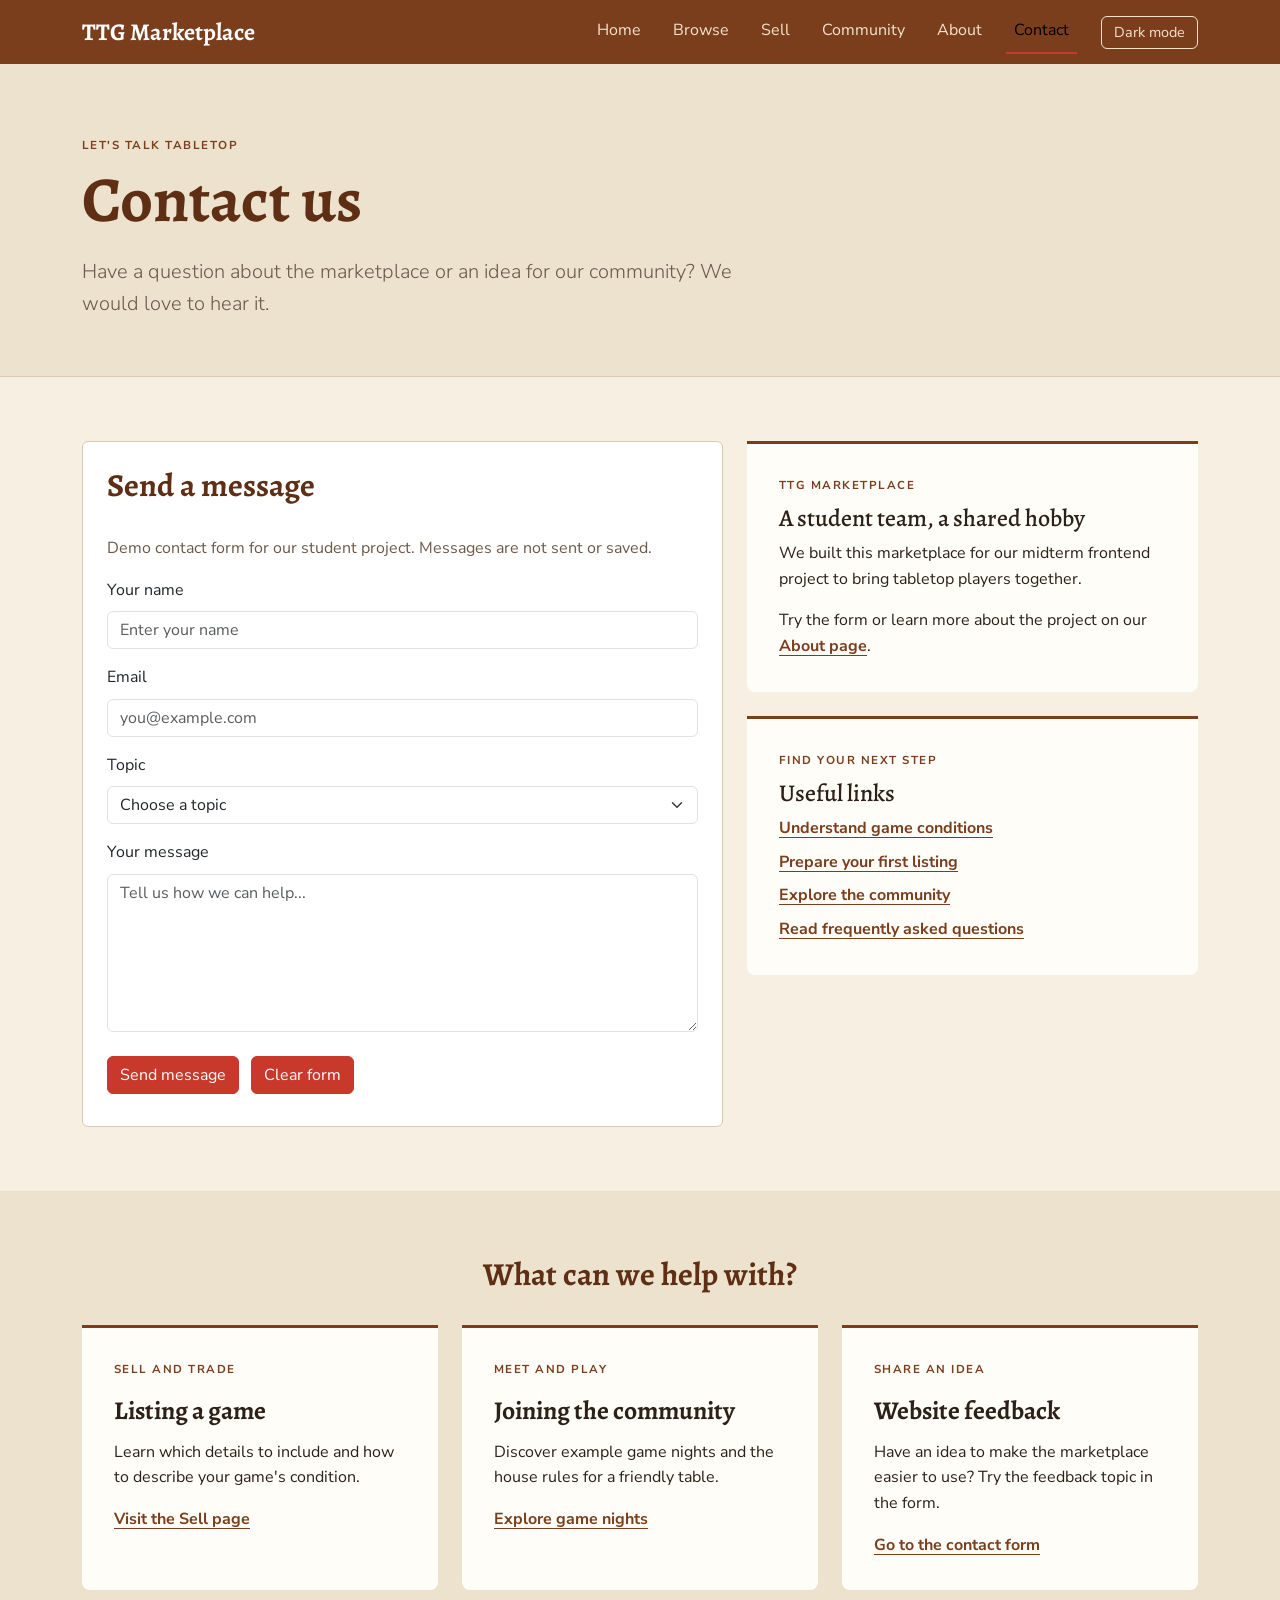
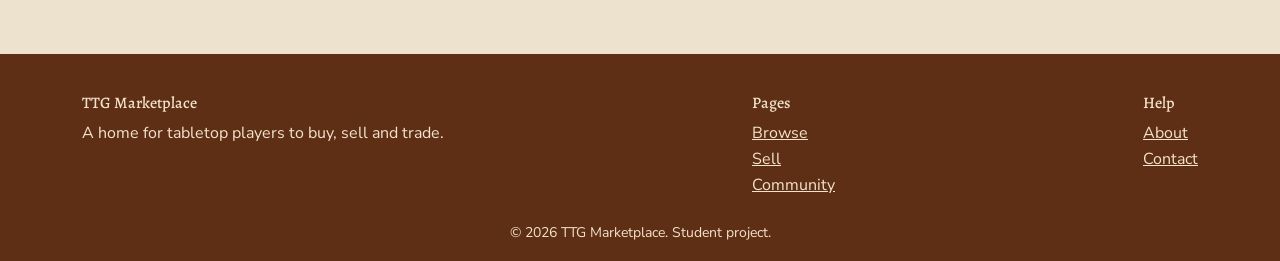
<file: contact.html>
<!DOCTYPE html>
<html lang="en">
<head>
  <meta charset="UTF-8">
  <meta name="viewport" content="width=device-width, initial-scale=1">
  <title>Contact | TTG Marketplace</title>

  <!-- Bootstrap CSS -->
  <link href="css/bootstrap.min.css" rel="stylesheet">
  <!-- Fonts -->
  <link rel="preconnect" href="https://fonts.googleapis.com">
  <link rel="preconnect" href="https://fonts.gstatic.com" crossorigin>
  <link href="https://fonts.googleapis.com/css2?family=Alegreya:wght@500;700&family=Nunito+Sans:wght@400;600&display=swap" rel="stylesheet">
  <!-- Our CSS: style.css first, responsive.css last -->
  <link rel="stylesheet" href="css/style.css">
  <link rel="stylesheet" href="css/pages.css">
  <link rel="stylesheet" href="css/responsive.css">
</head>
<body>

  <!-- ===== HEADER / NAVBAR (same on every page) ===== -->
  <header class="site-header">
    <nav class="navbar navbar-expand-lg">
      <div class="container">
        <a class="navbar-brand" href="Index.html">TTG Marketplace</a>
        <div class="navbar-collapse" id="mainNav">
          <ul class="navbar-nav ms-auto">
            <li class="nav-item"><a class="nav-link" href="Index.html">Home</a></li>
            <li class="nav-item"><a class="nav-link" href="browse.html">Browse</a></li>
            <li class="nav-item"><a class="nav-link" href="sell.html">Sell</a></li>
            <li class="nav-item"><a class="nav-link" href="community.html">Community</a></li>
            <li class="nav-item"><a class="nav-link" href="About.html">About</a></li>
            <li class="nav-item"><a class="nav-link active" aria-current="page" href="contact.html">Contact</a></li>
          </ul>
        </div>
      </div>
    </nav>
  </header>

  <main>
    <section id="top" class="page-banner">
      <div class="container">
        <p class="eyebrow">LET'S TALK TABLETOP</p>
        <h1>Contact us</h1>
        <p class="lead">Have a question about the marketplace or an idea for our community? We would love to hear it.</p>
      </div>
    </section>
    <section class="section">
      <div class="container">
        <div class="row g-4">
          <div class="col-lg-7">
            <div class="card listing-card">
              <div class="card-body p-4">
                <h2 class="section-title">Send a message</h2>
                <p id="contact-note" class="catalog-note">Demo contact form for our student project. Messages are not sent or saved.</p>
                <form aria-describedby="contact-note">
                  <div class="mb-3">
                    <label for="contact-name" class="form-label">Your name</label>
                    <input id="contact-name" type="text" class="form-control" autocomplete="name" placeholder="Enter your name" maxlength="80" required>
                  </div>
                  <div class="mb-3">
                    <label for="contact-email" class="form-label">Email</label>
                    <input id="contact-email" type="email" class="form-control" autocomplete="email" placeholder="you@example.com" required>
                  </div>
                  <div class="mb-3">
                    <label for="topic" class="form-label">Topic</label>
                    <select id="topic" class="form-select" required>
                      <option value="">Choose a topic</option><option>General question</option><option>Selling and trading</option><option>Community and game nights</option><option>Website feedback</option>
                    </select>
                  </div>
                  <div class="mb-4">
                    <label for="message" class="form-label">Your message</label>
                    <textarea id="message" class="form-control" rows="6" maxlength="2000" placeholder="Tell us how we can help..." required></textarea>
                  </div>
                  <button type="submit" class="btn btn-tavern me-2 mb-2">Send message</button>
                  <button type="reset" class="btn btn-tavern mb-2">Clear form</button>
                </form>
              </div>
            </div>
          </div>
          <div class="col-lg-5">
            <div class="group-card mb-4">
              <p class="eyebrow">TTG MARKETPLACE</p>
              <h2 class="h4">A student team, a shared hobby</h2>
              <p>We built this marketplace for our midterm frontend project to bring tabletop players together.</p>
              <p class="mb-0">Try the form or learn more about the project on our <a href="About.html">About page</a>.</p>
            </div>
            <div class="group-card">
              <p class="eyebrow">FIND YOUR NEXT STEP</p>
              <h2 class="h4">Useful links</h2>
              <ul class="list-unstyled mb-0">
                <li class="mb-2"><a href="browse.html#condition-guide">Understand game conditions</a></li>
                <li class="mb-2"><a href="sell.html">Prepare your first listing</a></li>
                <li class="mb-2"><a href="community.html">Explore the community</a></li>
                <li><a href="About.html#faq">Read frequently asked questions</a></li>
              </ul>
            </div>
          </div>
        </div>
      </div>
    </section>
    <section class="section section-alt">
      <div class="container">
        <h2 class="section-title text-center">What can we help with?</h2>
        <div class="community-grid">
          <article class="group-card"><p class="eyebrow">SELL AND TRADE</p><h3>Listing a game</h3><p>Learn which details to include and how to describe your game's condition.</p><a href="sell.html">Visit the Sell page</a></article>
          <article class="group-card"><p class="eyebrow">MEET AND PLAY</p><h3>Joining the community</h3><p>Discover example game nights and the house rules for a friendly table.</p><a href="community.html#events">Explore game nights</a></article>
          <article class="group-card"><p class="eyebrow">SHARE AN IDEA</p><h3>Website feedback</h3><p>Have an idea to make the marketplace easier to use? Try the feedback topic in the form.</p><a href="#contact-name">Go to the contact form</a></article>
        </div>
      </div>
    </section>
  </main>

  <!-- ===== FOOTER (same on every page) ===== -->
  <footer class="site-footer">
    <div class="container footer-inner">
      <div>
        <h3 class="h6">TTG Marketplace</h3>
        <p class="mb-0">A home for tabletop players to buy, sell and trade.</p>
      </div>
      <div>
        <h3 class="h6">Pages</h3>
        <ul class="list-unstyled mb-0">
          <li><a href="browse.html">Browse</a></li>
          <li><a href="sell.html">Sell</a></li>
          <li><a href="community.html">Community</a></li>
        </ul>
      </div>
      <div>
        <h3 class="h6">Help</h3>
        <ul class="list-unstyled mb-0">
          <li><a href="About.html">About</a></li>
          <li><a href="contact.html">Contact</a></li>
        </ul>
      </div>
    </div>
    <p class="text-center small mb-0 pb-3">&copy; 2026 TTG Marketplace. Student project.</p>
  </footer>

  <!-- Fixed back-to-top button (fixed positioning) -->
  <a href="#top" class="back-to-top" aria-label="Back to top">Top</a>
  <script src="https://code.jquery.com/jquery-3.7.1.min.js"></script>
  <script>window.jQuery || document.write('<script src="js/jquery-3.7.1.min.js"><\/script>')</script>
  <script src="js/jquery-effects.js"></script>
  <script src="js/theme.js"></script>
  <script src="js/validation.js"></script>
</body>
</html>
</file>
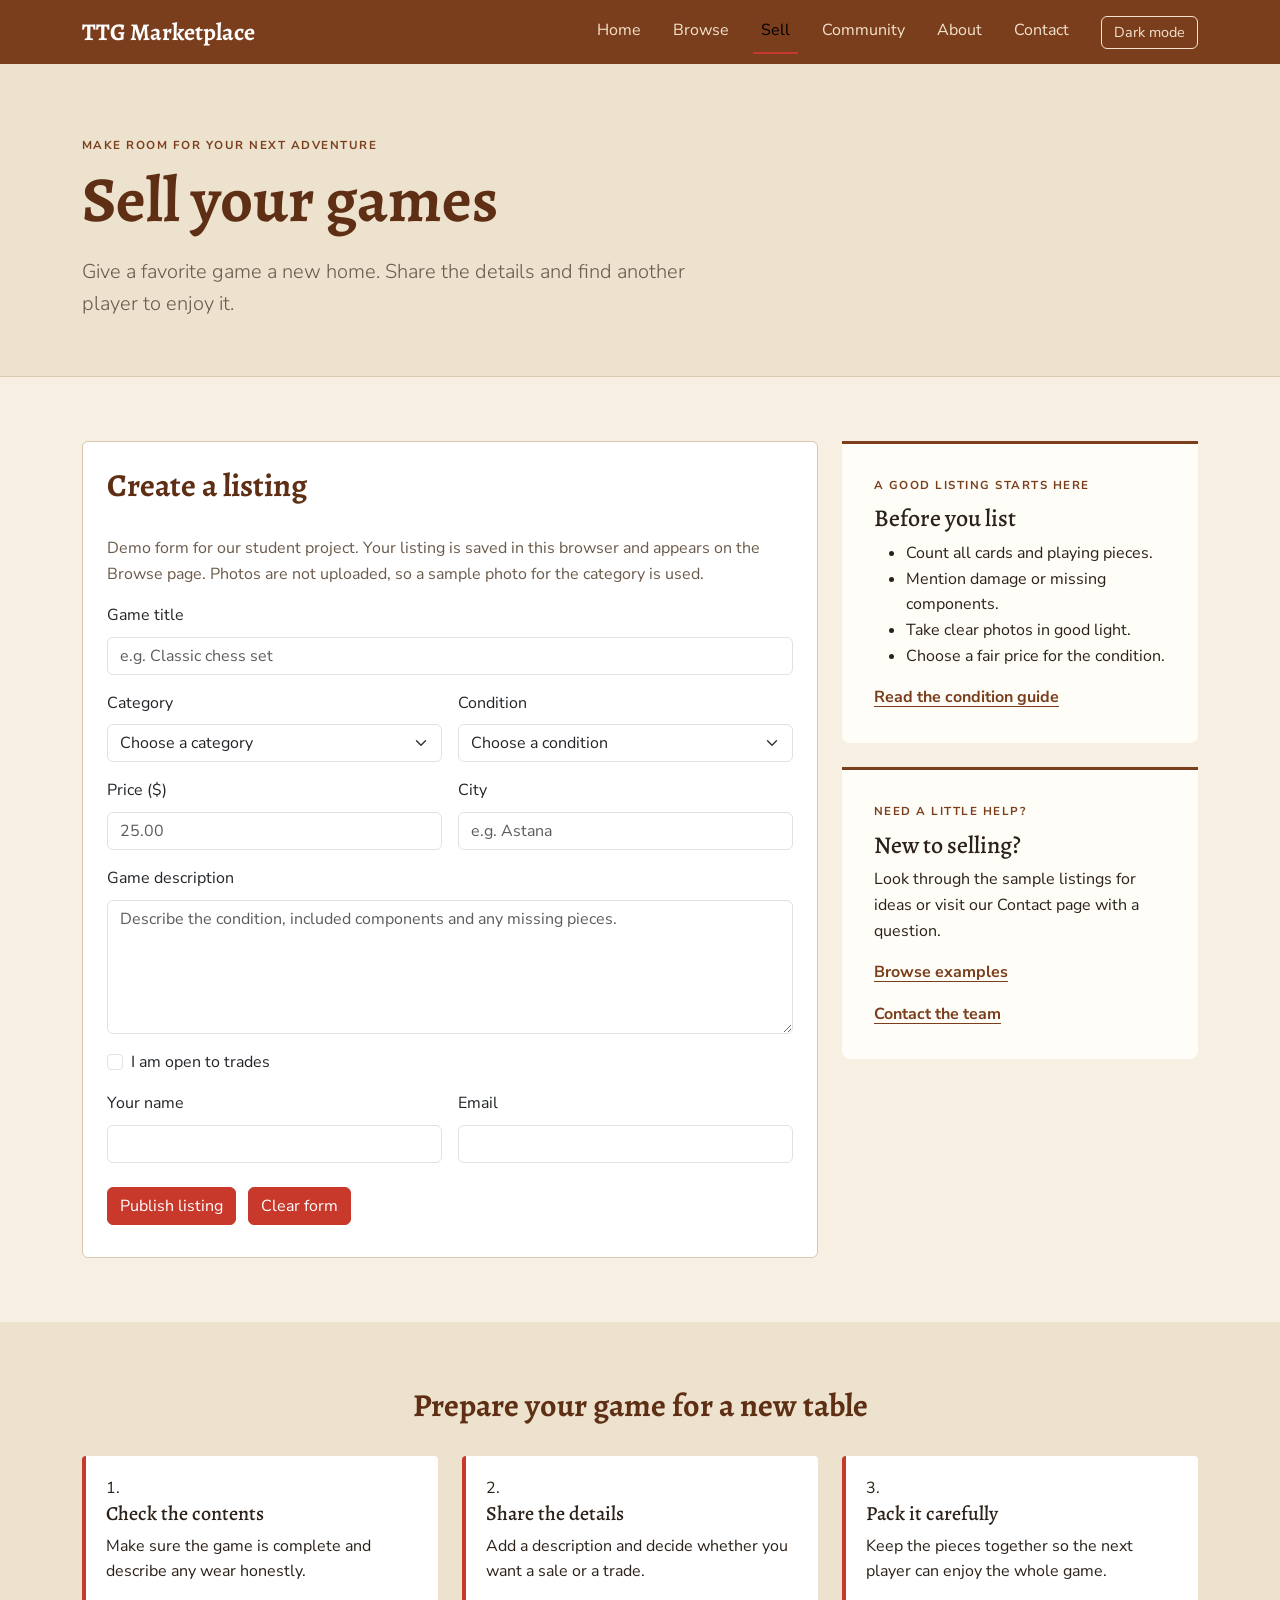
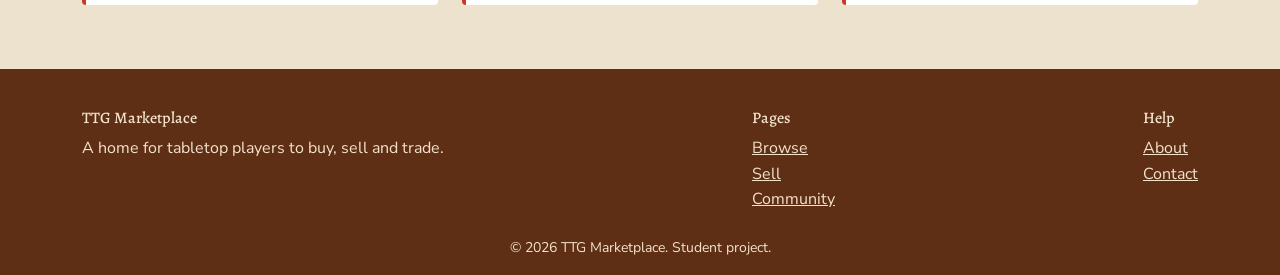
<file: sell.html>
<!DOCTYPE html>
<html lang="en">
<head>
  <meta charset="UTF-8">
  <meta name="viewport" content="width=device-width, initial-scale=1">
  <title>Sell Your Games | TTG Marketplace</title>

  <!-- Bootstrap CSS -->
  <link href="css/bootstrap.min.css" rel="stylesheet">
  <!-- Fonts -->
  <link rel="preconnect" href="https://fonts.googleapis.com">
  <link rel="preconnect" href="https://fonts.gstatic.com" crossorigin>
  <link href="https://fonts.googleapis.com/css2?family=Alegreya:wght@500;700&family=Nunito+Sans:wght@400;600&display=swap" rel="stylesheet">
  <!-- Our CSS: style.css first, responsive.css last -->
  <link rel="stylesheet" href="css/style.css">
  <link rel="stylesheet" href="css/pages.css">
  <link rel="stylesheet" href="css/responsive.css">
</head>
<body>

  <!-- ===== HEADER / NAVBAR (same on every page) ===== -->
  <header class="site-header">
    <nav class="navbar navbar-expand-lg">
      <div class="container">
        <a class="navbar-brand" href="Index.html">TTG Marketplace</a>
        <div class="navbar-collapse" id="mainNav">
          <ul class="navbar-nav ms-auto">
            <li class="nav-item"><a class="nav-link" href="Index.html">Home</a></li>
            <li class="nav-item"><a class="nav-link" href="browse.html">Browse</a></li>
            <li class="nav-item"><a class="nav-link active" aria-current="page" href="sell.html">Sell</a></li>
            <li class="nav-item"><a class="nav-link" href="community.html">Community</a></li>
            <li class="nav-item"><a class="nav-link" href="About.html">About</a></li>
            <li class="nav-item"><a class="nav-link" href="contact.html">Contact</a></li>
          </ul>
        </div>
      </div>
    </nav>
  </header>

  <main>
    <section id="top" class="page-banner">
      <div class="container">
        <p class="eyebrow">MAKE ROOM FOR YOUR NEXT ADVENTURE</p>
        <h1>Sell your games</h1>
        <p class="lead">Give a favorite game a new home. Share the details and find another player to enjoy it.</p>
      </div>
    </section>
    <section class="section">
      <div class="container">
        <div class="row g-4">
          <div class="col-lg-8">
            <div class="card listing-card">
              <div class="card-body p-4">
                <h2 class="section-title" id="sell-form-title">Create a listing</h2>
                <p id="listing-note" class="catalog-note">Demo form for our student project. Your listing is saved in this browser and appears on the Browse page. Photos are not uploaded, so a sample photo for the category is used.</p>
                <form aria-describedby="listing-note">
                  <div class="mb-3">
                    <label for="game-title" class="form-label">Game title</label>
                    <input id="game-title" type="text" class="form-control" placeholder="e.g. Classic chess set" maxlength="100" required>
                  </div>
                  <div class="row g-3 mb-3">
                    <div class="col-md-6">
                      <label for="category" class="form-label">Category</label>
                      <select id="category" class="form-select" required>
                        <option value="">Choose a category</option>
                        <option>Board games</option><option>Card games</option><option>Miniatures</option><option>RPG books</option><option>Dice and accessories</option>
                      </select>
                    </div>
                    <div class="col-md-6">
                      <label for="condition" class="form-label">Condition</label>
                      <select id="condition" class="form-select" required>
                        <option value="">Choose a condition</option>
                        <option>New</option><option>Like new</option><option>Good</option><option>Fair</option>
                      </select>
                    </div>
                  </div>
                  <div class="row g-3 mb-3">
                    <div class="col-md-6">
                      <label for="price" class="form-label">Price ($)</label>
                      <input id="price" type="number" class="form-control" min="0" step="0.01" placeholder="25.00" required>
                    </div>
                    <div class="col-md-6">
                      <label for="city" class="form-label">City</label>
                      <input id="city" type="text" class="form-control" placeholder="e.g. Astana" maxlength="80" required>
                    </div>
                  </div>
                  <div class="mb-3">
                    <label for="description" class="form-label">Game description</label>
                    <textarea id="description" class="form-control" rows="5" maxlength="2000" placeholder="Describe the condition, included components and any missing pieces." required></textarea>
                  </div>
                  <div class="form-check mb-3">
                    <input id="trade" type="checkbox" class="form-check-input">
                    <label for="trade" class="form-check-label">I am open to trades</label>
                  </div>
                  <div class="row g-3 mb-4">
                    <div class="col-md-6">
                      <label for="seller-name" class="form-label">Your name</label>
                      <input id="seller-name" type="text" class="form-control" autocomplete="name" maxlength="80" required>
                    </div>
                    <div class="col-md-6">
                      <label for="seller-email" class="form-label">Email</label>
                      <input id="seller-email" type="email" class="form-control" autocomplete="email" required>
                    </div>
                  </div>
                  <button type="submit" id="sell-submit" class="btn btn-tavern me-2 mb-2">Publish listing</button>
                  <button type="reset" class="btn btn-tavern mb-2">Clear form</button>
                </form>
              </div>
            </div>
          </div>
          <div class="col-lg-4">
            <div class="group-card mb-4">
              <p class="eyebrow">A GOOD LISTING STARTS HERE</p>
              <h2 class="h4">Before you list</h2>
              <ul>
                <li>Count all cards and playing pieces.</li>
                <li>Mention damage or missing components.</li>
                <li>Take clear photos in good light.</li>
                <li>Choose a fair price for the condition.</li>
              </ul>
              <a href="browse.html#condition-guide">Read the condition guide</a>
            </div>
            <div class="group-card">
              <p class="eyebrow">NEED A LITTLE HELP?</p>
              <h2 class="h4">New to selling?</h2>
              <p>Look through the sample listings for ideas or visit our Contact page with a question.</p>
              <a href="browse.html">Browse examples</a>
              <p class="mt-3 mb-0"><a href="contact.html">Contact the team</a></p>
            </div>
          </div>
        </div>
      </div>
    </section>
    <section class="section section-alt">
      <div class="container">
        <h2 class="section-title text-center">Prepare your game for a new table</h2>
        <ol class="steps">
          <li class="step"><h3 class="h5">Check the contents</h3><p class="mb-0">Make sure the game is complete and describe any wear honestly.</p></li>
          <li class="step"><h3 class="h5">Share the details</h3><p class="mb-0">Add a description and decide whether you want a sale or a trade.</p></li>
          <li class="step"><h3 class="h5">Pack it carefully</h3><p class="mb-0">Keep the pieces together so the next player can enjoy the whole game.</p></li>
        </ol>
      </div>
    </section>
  </main>

  <!-- ===== FOOTER (same on every page) ===== -->
  <footer class="site-footer">
    <div class="container footer-inner">
      <div>
        <h3 class="h6">TTG Marketplace</h3>
        <p class="mb-0">A home for tabletop players to buy, sell and trade.</p>
      </div>
      <div>
        <h3 class="h6">Pages</h3>
        <ul class="list-unstyled mb-0">
          <li><a href="browse.html">Browse</a></li>
          <li><a href="sell.html">Sell</a></li>
          <li><a href="community.html">Community</a></li>
        </ul>
      </div>
      <div>
        <h3 class="h6">Help</h3>
        <ul class="list-unstyled mb-0">
          <li><a href="About.html">About</a></li>
          <li><a href="contact.html">Contact</a></li>
        </ul>
      </div>
    </div>
    <p class="text-center small mb-0 pb-3">&copy; 2026 TTG Marketplace. Student project.</p>
  </footer>

  <!-- Fixed back-to-top button (fixed positioning) -->
  <a href="#top" class="back-to-top" aria-label="Back to top">Top</a>
  <script src="https://code.jquery.com/jquery-3.7.1.min.js"></script>
  <script>window.jQuery || document.write('<script src="js/jquery-3.7.1.min.js"><\/script>')</script>
  <script src="js/jquery-effects.js"></script>
  <script src="js/theme.js"></script>
  <script src="js/listing.js"></script>
  <script src="js/storage.js"></script>
  <script src="js/validation.js"></script>
</body>
</html>
</file>
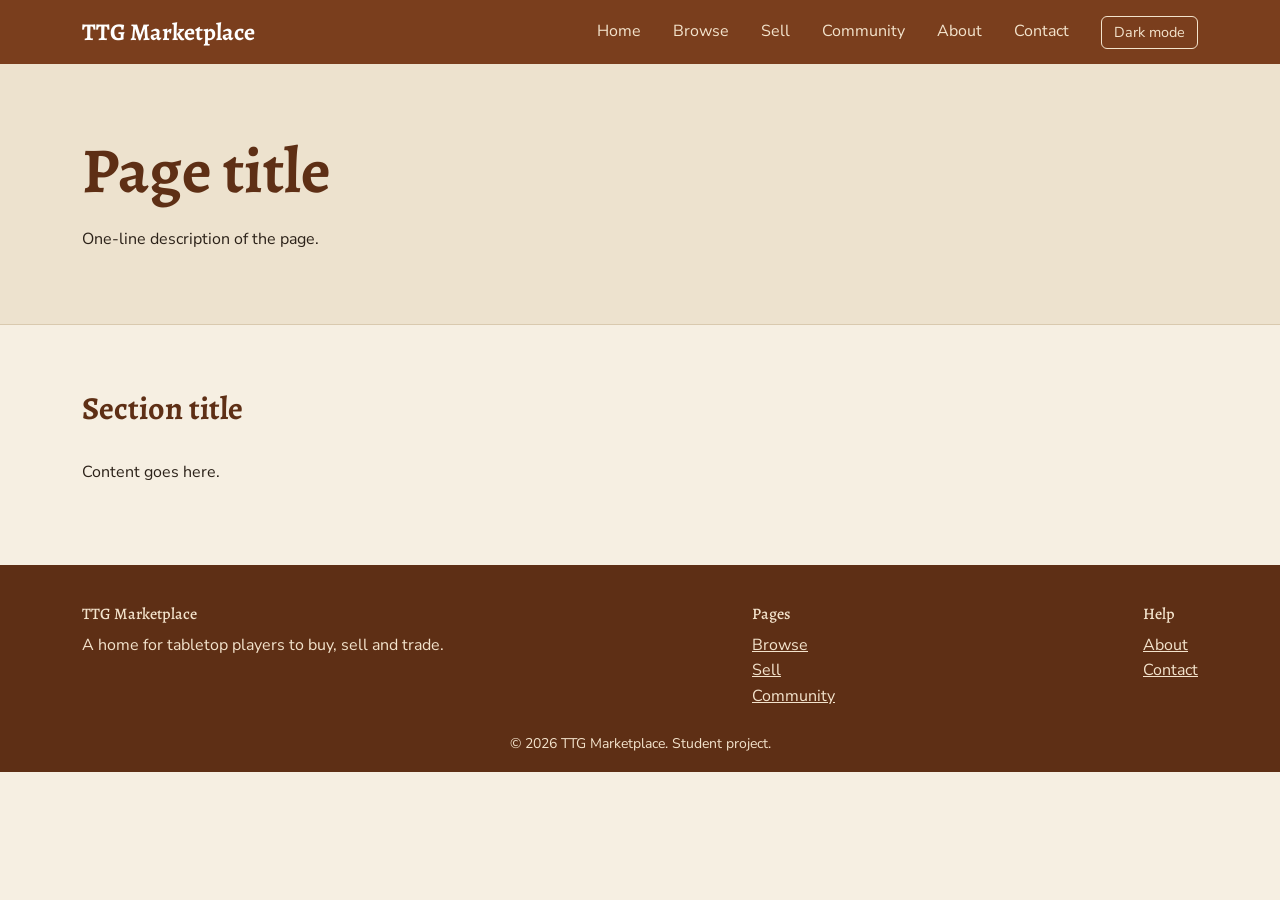
<file: Template.html>
<!DOCTYPE html>
<html lang="en">
<head>
  <meta charset="UTF-8">
  <meta name="viewport" content="width=device-width, initial-scale=1">
  <title>Page title | TTG Marketplace</title>

  <!-- Bootstrap CSS -->
  <link href="css/bootstrap.min.css" rel="stylesheet">
  <!-- Fonts -->
  <link rel="preconnect" href="https://fonts.googleapis.com">
  <link rel="preconnect" href="https://fonts.gstatic.com" crossorigin>
  <link href="https://fonts.googleapis.com/css2?family=Alegreya:wght@500;700&family=Nunito+Sans:wght@400;600&display=swap" rel="stylesheet">
  <!-- Our CSS: style.css first, responsive.css last -->
  <link rel="stylesheet" href="css/style.css">
  <link rel="stylesheet" href="css/pages.css">
  <link rel="stylesheet" href="css/responsive.css">
</head>
<body>

  <!-- ===== HEADER / NAVBAR (same on every page) ===== -->
  <header class="site-header">
    <nav class="navbar navbar-expand-lg">
      <div class="container">
        <a class="navbar-brand" href="Index.html">TTG Marketplace</a>
        <div class="navbar-collapse" id="mainNav">
          <ul class="navbar-nav ms-auto">
            <li class="nav-item"><a class="nav-link" href="Index.html">Home</a></li>
            <li class="nav-item"><a class="nav-link" href="browse.html">Browse</a></li>
            <li class="nav-item"><a class="nav-link" href="sell.html">Sell</a></li>
            <li class="nav-item"><a class="nav-link" href="community.html">Community</a></li>
            <li class="nav-item"><a class="nav-link" href="About.html">About</a></li>
            <li class="nav-item"><a class="nav-link" href="contact.html">Contact</a></li>
          </ul>
        </div>
      </div>
    </nav>
  </header>

  <main>

    <!-- Page banner -->
    <section id="top" class="page-banner">
      <div class="container">
        <h1>Page title</h1>
        <p>One-line description of the page.</p>
      </div>
    </section>

    <!-- Add your sections here. Use class="section" or "section section-alt" -->
    <section class="section">
      <div class="container">
        <h2 class="section-title">Section title</h2>
        <p>Content goes here.</p>
      </div>
    </section>

  </main>

  <!-- ===== FOOTER (same on every page) ===== -->
  <footer class="site-footer">
    <div class="container footer-inner">
      <div>
        <h3 class="h6">TTG Marketplace</h3>
        <p class="mb-0">A home for tabletop players to buy, sell and trade.</p>
      </div>
      <div>
        <h3 class="h6">Pages</h3>
        <ul class="list-unstyled mb-0">
          <li><a href="browse.html">Browse</a></li>
          <li><a href="sell.html">Sell</a></li>
          <li><a href="community.html">Community</a></li>
        </ul>
      </div>
      <div>
        <h3 class="h6">Help</h3>
        <ul class="list-unstyled mb-0">
          <li><a href="About.html">About</a></li>
          <li><a href="contact.html">Contact</a></li>
        </ul>
      </div>
    </div>
    <p class="text-center small mb-0 pb-3">&copy; 2026 TTG Marketplace. Student project.</p>
  </footer>

  <!-- Fixed back-to-top button (fixed positioning) -->
  <a href="#top" class="back-to-top" aria-label="Back to top">Top</a>
  <script src="https://code.jquery.com/jquery-3.7.1.min.js"></script>
  <script>window.jQuery || document.write('<script src="js/jquery-3.7.1.min.js"><\/script>')</script>
  <script src="js/jquery-effects.js"></script>
  <script src="js/theme.js"></script>
</body>
</html>
</file>
<file: css/style.css>
/* ===== TAVERN THEME: global styles (shared by all pages) ===== */

:root {
  --bg: #F6EFE2;        /* parchment */
  --bg-alt: #EDE2CE;    /* darker parchment */
  --surface: #FFFFFF;
  --primary: #7A3E1D;   /* wood brown */
  --primary-dark: #5E2F15;
  --accent: #C8382B;    /* tavern red */
  --text: #2B2118;
  --muted: #6B5A4A;
  --font-heading: 'Alegreya', Georgia, serif;
  --font-body: 'Nunito Sans', Arial, sans-serif;
}

body {
  background: var(--bg);
  color: var(--text);
  font-family: var(--font-body);
  line-height: 1.6;
}

h1, h2, h3, h4, h5, h6, .navbar-brand {
  font-family: var(--font-heading);
  font-weight: 700;
}

a { color: var(--primary); }
a:hover { color: var(--accent); }

/* ----- Buttons (override Bootstrap blue) ----- */
.btn-tavern {
  background: var(--accent);
  border-color: var(--accent);
  color: #fff;
}
.btn-tavern:hover {
  background: #A82C21;
  border-color: #A82C21;
  color: #fff;
}
.btn-outline-tavern {
  background: transparent;
  border: 2px solid #fff;
  color: #fff;
}
.btn-outline-tavern:hover {
  background: #fff;
  color: var(--primary);
}

/* ----- Header and navbar ----- */
.site-header {
  background: var(--primary);
  position: sticky;              /* positioning: sticky */
  top: 0;
  z-index: 1000;
}
.navbar-brand { color: #fff; font-size: 1.5rem; }
.navbar-brand:hover { color: var(--bg); }
.nav-link { color: #F3E3CC; }
.nav-link:hover, .nav-link.active { color: #fff; }
.nav-link.active { border-bottom: 2px solid var(--accent); }
.navbar-toggler { border-color: #F3E3CC; }
.navbar-toggler-icon { filter: invert(1); }

/* ----- Sections ----- */
.section { padding: 4rem 0; }
.section-alt { background: var(--bg-alt); }
.section-title { margin-bottom: 2rem; color: var(--primary-dark); }

/* ----- Hero (relative parent + absolute overlay) ----- */
.hero {
  position: relative;            /* positioning: relative */
  min-height: 70vh;
  display: flex;
  align-items: center;
  background: var(--primary-dark);
  color: #fff;
}
.hero-overlay {
  position: absolute;            /* positioning: absolute */
  inset: 0;
  background: linear-gradient(90deg, rgba(94,47,21,0.95), rgba(94,47,21,0.55));
}
.hero-content { position: relative; max-width: 720px; margin-left: auto; margin-right: auto; text-align: center; }
.hero h1 { font-size: 3rem; margin-bottom: 1rem; }

/* ----- Categories (CSS Grid) ----- */
.category-grid {
  display: grid;
  grid-template-columns: repeat(5, 1fr);
  gap: 1rem;
}
.category-tile {
  background: var(--surface);
  border: 2px solid var(--primary);
  border-radius: 6px;
  padding: 1.75rem 1rem;
  text-align: center;
  font-family: var(--font-heading);
  font-size: 1.15rem;
  font-weight: 700;
  text-decoration: none;
  color: var(--primary);
}
.category-tile:hover { background: var(--primary); color: #fff; }

/* ----- Listing cards ----- */
.listing-card { border: 1px solid #D9C9AE; border-radius: 6px; overflow: hidden; }
.listing-img {
  position: relative;
  height: 160px;
  background: #D9C9AE;           /* placeholder until real images are added */
}
.badge-tag {
  position: absolute;            /* positioning: absolute badge */
  top: 10px;
  left: 10px;
  background: var(--accent);
  color: #fff;
  padding: 0.15rem 0.6rem;
  border-radius: 4px;
  font-size: 0.8rem;
}
.condition { font-weight: 600; }
.price { font-family: var(--font-heading); font-size: 1.5rem; color: var(--primary); margin-bottom: 0.5rem; }

/* ----- How it works (Flexbox) ----- */
.steps {
  display: flex;
  gap: 1.5rem;
  list-style: decimal inside;
  padding: 0;
  margin: 0;
}
.step {
  flex: 1;
  background: var(--surface);
  border-left: 4px solid var(--accent);
  padding: 1.25rem;
  border-radius: 4px;
}

/* ----- Footer (Flexbox) ----- */
.site-footer { background: var(--primary-dark); color: #F3E3CC; padding-top: 2.5rem; }
.site-footer a { color: #F3E3CC; }
.site-footer a:hover { color: #fff; }
.footer-inner {
  display: flex;
  justify-content: space-between;
  gap: 2rem;
  padding-bottom: 1.5rem;
}

/* ----- Fixed back-to-top button (positioning: fixed) ----- */
.back-to-top {
  position: fixed;
  right: 1.25rem;
  bottom: 1.25rem;
  background: var(--accent);
  color: #fff;
  padding: 0.6rem 0.9rem;
  border-radius: 4px;
  text-decoration: none;
}
.back-to-top:hover { background: #A82C21; color: #fff; }

/* Keyboard focus */
a:focus-visible, button:focus-visible { outline: 3px solid var(--accent); outline-offset: 2px; }
</file>
<file: css/pages.css>
/* Shared styles for Browse and Community. */
html {
    scroll-behavior: smooth;
    scroll-padding-top: 95px;
}

.page-banner {
    padding: 4.5rem 0 3.5rem;
    background: var(--bg-alt);
    border-bottom: 1px solid #d9c9ae;
}

.page-banner h1 {
    max-width: 850px;
    font-size: clamp(2.5rem, 5vw, 4.4rem);
    line-height: 1.1;
    color: var(--primary-dark);
    margin-bottom: 1.25rem;
}

.page-banner .lead {
    max-width: 650px;
    color: var(--muted);
    margin: 0;
}

.eyebrow {
    font-family: var(--font-body);
    font-size: 0.72rem;
    font-weight: 700;
    letter-spacing: 0.13em;
    text-transform: uppercase;
    color: var(--primary);
    margin-bottom: 0.65rem;
}

.section-heading {
    display: flex;
    align-items: center;
    justify-content: space-between;
    flex-wrap: wrap;
    gap: 1rem;
    margin-bottom: 1.75rem;
}

.section-heading h2,
.community-intro h2,
#rules-title {
    font-size: 2.3rem;
    color: var(--primary-dark);
    margin-bottom: 0.5rem;
}

.text-link {
    font-weight: 700;
    text-underline-offset: 5px;
}

/* Three columns on desktop, two on tablet, one on mobile. */
.product-grid,
.community-grid {
    display: grid;
    grid-template-columns: repeat(3, minmax(0, 1fr));
    gap: 1.5rem;
}

.product-card {
    background: #fffdf8;
    border: 1px solid #d9c9ae;
    border-radius: 10px;
    overflow: hidden;
    transition: box-shadow 0.2s;
}

.product-card:hover {
    box-shadow: 0 8px 24px rgb(94 47 21 / 12%);
}


.product-image {
    position: relative;
    aspect-ratio: 3 / 2;
    background: var(--bg-alt);
    overflow: hidden;
}

.product-image img {
    width: 100%;
    height: 100%;
    object-fit: cover;
}

.product-badge {
    position: absolute;
    top: 1rem;
    left: 1rem;
    padding: 0.25rem 0.7rem;
    border-radius: 4px;
    background: #fffdf8;
    color: var(--primary-dark);
    font-size: 0.75rem;
    font-weight: 700;
}

.product-body {
    padding: 1.4rem;
}

.product-body h3 {
    font-size: 1.55rem;
    margin-bottom: 0.6rem;
}

.product-meta,
.location {
    font-size: 0.875rem;
    color: var(--muted);
}

.product-bottom {
    display: flex;
    align-items: center;
    justify-content: space-between;
    margin: 1rem 0;
}

.product-bottom .price {
    font-size: 1.9rem;
    margin: 0;
}

.product-card details {
    border-top: 1px solid #e6dac7;
    padding-top: 0.9rem;
}

.product-card summary {
    color: var(--primary);
    font-weight: 700;
    cursor: pointer;
}

.product-card details p {
    margin: 0.75rem 0 0;
}

.table-wrap {
    overflow-x: auto;
    border: 1px solid #d9c9ae;
    border-radius: 8px;
    background: #fffdf8;
}

.info-table {
    width: 100%;
    min-width: 620px;
    border-collapse: collapse;
}

.info-table caption {
    padding: 1rem 1.4rem;
    color: var(--muted);
    font-size: 0.85rem;
}

.info-table th,
.info-table td {
    padding: 1.15rem 1.4rem;
    text-align: left;
    border-bottom: 1px solid #e6dac7;
    vertical-align: middle;
}

.info-table thead {
    background: var(--primary-dark);
    color: white;
}

.info-table tbody tr:nth-child(even) {
    background: #f7f1e7;
}

.info-table tbody tr:target {
    background: #f5dfb8;
}

.community-photo {
    width: 100%;
    height: 350px;
    object-fit: cover;
    border-radius: 10px;
}

.community-intro {
    padding-left: 2.5rem;
}

.group-card {
    padding: 2rem;
    border-top: 3px solid var(--primary);
    background: #fffdf8;
    border-radius: 0 0 8px 8px;
}

.group-number {
    font-size: 0.72rem;
    letter-spacing: 0.12em;
    color: var(--muted);
}

.group-card h3 {
    font-size: 1.6rem;
    margin: 1.1rem 0 0.8rem;
}

.group-card a {
    font-weight: 700;
    text-underline-offset: 4px;
}

.schedule-label,
.level-tag {
    background: #e6ebdd;
    color: #35482a;
    padding: 0.3rem 0.65rem;
    border-radius: 4px;
    font-size: 0.8rem;
    display: inline-block;
}

.event-table td > span:not(.level-tag) {
    display: block;
    color: var(--muted);
    font-size: 0.85rem;
}

.rules-list {
    padding-left: 1.5rem;
    margin: 0;
}

.rules-list li {
    padding: 0 0 1rem 0.5rem;
}

summary:focus-visible,
.table-wrap:focus-visible {
    outline: 3px solid var(--accent);
    outline-offset: 4px;
}

/* Tablet breakpoint. */
@media (max-width: 992px) {
    .product-grid,
    .community-grid {
        grid-template-columns: repeat(2, minmax(0, 1fr));
    }

    .community-intro {
        padding-left: 0.75rem;
    }

    .page-banner {
        padding: 3rem 0;
    }
}

/* Mobile breakpoint. */
@media (max-width: 576px) {
    .product-grid,
    .community-grid {
        grid-template-columns: 1fr;
    }

    .section-heading h2,
    .community-intro h2,
    #rules-title {
        font-size: 1.9rem;
    }


    .community-photo {
        height: 260px;
    }

    .community-intro .text-link {
        display: block;
        margin: 1rem 0 0 !important;
    }

    .info-table th,
    .info-table td {
        padding: 1rem;
    }
}

@media (prefers-reduced-motion: reduce) {
    html {
        scroll-behavior: auto;
    }

    .product-card {
        transition: none;
    }
}

/* The navigation stays visible and wraps on small screens; no JS needed. */
.navbar > .container {
    flex-wrap: wrap;
    gap: 0.75rem;
}

.navbar-collapse {
    display: flex;
    flex-basis: auto;
}

.navbar-nav {
    flex-direction: row;
    flex-wrap: wrap;
    gap: 0.25rem 1rem;
}

.catalog-note {
    color: var(--muted);
    margin-bottom: 1rem;
}

/* Real photos in the Home page's existing featured cards. */
.listing-img img {
    width: 100%;
    height: 100%;
    object-fit: cover;
}

@media (max-width: 576px) {
    .navbar-collapse {
        width: 100%;
    }

    .navbar-nav {
        margin-left: 0 !important;
        gap: 0.1rem 1rem;
    }
}

/* FAQ accordion */
.faq-search { margin-bottom: 1.25rem; }
#faqList .accordion-button { cursor: pointer; user-select: none; }
#faqList .accordion-button:focus-visible { outline: 3px solid var(--accent); outline-offset: 2px; }

/* Community event filter */
.filter-bar {
    display: flex;
    flex-wrap: wrap;
    align-items: center;
    gap: 0.5rem;
    margin: 0 0 1.25rem;
}
.filter-label { font-weight: 700; margin-right: 0.25rem; }
.filter-count { margin-left: auto; color: var(--muted); font-size: 0.9rem; }
.filter-btn.active,
.filter-btn.active:hover {
    background: var(--primary);
    border-color: var(--primary);
    color: #fff;
}
.row-highlight > * { background: #fff2c9 !important; transition: background 0.4s; }

/* Group cards hover (mouseenter / mouseleave) */
.group-card { transition: transform 0.2s, box-shadow 0.2s; }
.group-card.is-hover {
    transform: translateY(-4px);
    box-shadow: 0 8px 20px rgba(43, 33, 24, 0.15);
}

@media (max-width: 576px) {
    .filter-count { margin-left: 0; width: 100%; }
}

/* message shown when a filter or search finds nothing */
.no-results {
    padding: 1rem 1.25rem;
    background: #f5dfb8;
    border-radius: 8px;
    color: var(--primary-dark);
}

/* ===== Form validation messages (sell.html, contact.html) ===== */
.error-message {
  color: #c0392b;
  font-size: 0.875rem;
  margin: 4px 0 10px;
}

.field-invalid {
  border: 2px solid #c0392b !important;
}

.success-message {
  background: #d4edda;
  color: #1e6b35;
  border: 1px solid #b6dfc0;
  border-radius: 6px;
  padding: 12px 16px;
  margin-bottom: 16px;
}

/* ===== Theme toggle button (sits in the navbar) ===== */
.theme-item {
  display: flex;
  align-items: center;
  margin-left: 0.5rem;
}

.theme-toggle {
  background: transparent;
  color: #F3E3CC;
  border: 1px solid #F3E3CC;
  border-radius: 6px;
  padding: 0.25rem 0.75rem;
  font-size: 0.9rem;
  cursor: pointer;
}

.theme-toggle:hover {
  background: #F3E3CC;
  color: #2B2118;
}

/* ===== Dark theme =====
   theme.js sets data-bs-theme="dark" on <html>.
   Bootstrap changes its own parts, here we change our tavern colors. */
html[data-bs-theme="dark"] {
  --bg: #1c1713;
  --bg-alt: #251e18;
  --surface: #2b231c;
  --primary: #e0a870;        /* lighter wood, so links and titles are readable */
  --primary-dark: #f0d9b5;
  --text: #eadfce;
  --muted: #b8a791;
}

/* parts that use primary colors as a background */
html[data-bs-theme="dark"] .site-header,
html[data-bs-theme="dark"] .site-footer,
html[data-bs-theme="dark"] .hero {
  background: #120e0b;
}

html[data-bs-theme="dark"] .info-table thead {
  background: #120e0b;
  color: #F3E3CC;
}

html[data-bs-theme="dark"] .category-tile:hover,
html[data-bs-theme="dark"] .filter-btn.active,
html[data-bs-theme="dark"] .filter-btn.active:hover {
  color: #1c1713;
}

/* cards and boxes */
html[data-bs-theme="dark"] .listing-card,
html[data-bs-theme="dark"] .product-card,
html[data-bs-theme="dark"] .group-card,
html[data-bs-theme="dark"] .table-wrap,
html[data-bs-theme="dark"] .browse-controls,
html[data-bs-theme="dark"] .fav-item,
html[data-bs-theme="dark"] .product-badge {
  background: var(--surface);
  color: var(--text);
}

html[data-bs-theme="dark"] .listing-card,
html[data-bs-theme="dark"] .product-card,
html[data-bs-theme="dark"] .table-wrap,
html[data-bs-theme="dark"] .browse-controls {
  border-color: #4a3c2f;
}

/* saved list keeps its red left border */
html[data-bs-theme="dark"] .fav-item {
  border-top-color: #4a3c2f;
  border-right-color: #4a3c2f;
  border-bottom-color: #4a3c2f;
  animation: none;
}

html[data-bs-theme="dark"] .page-banner {
  border-bottom-color: #3d3228;
}

html[data-bs-theme="dark"] .listing-img {
  background: #3a2e24;
}

/* tables and details */
html[data-bs-theme="dark"] .info-table th,
html[data-bs-theme="dark"] .info-table td,
html[data-bs-theme="dark"] .product-card details {
  border-color: #3d3228;
}

html[data-bs-theme="dark"] .info-table tbody tr:nth-child(even) {
  background: #251e18;
}

html[data-bs-theme="dark"] .info-table tbody tr:target {
  background: #4a3720;
}

/* small highlights */
html[data-bs-theme="dark"] .level-tag,
html[data-bs-theme="dark"] .schedule-label {
  background: #2f3a26;
  color: #cfe0bd;
}

html[data-bs-theme="dark"] .no-results {
  background: #3a2d1c;
}

html[data-bs-theme="dark"] .row-highlight > * {
  background: #4a3720 !important;
}

/* forms */
html[data-bs-theme="dark"] .form-control,
html[data-bs-theme="dark"] .form-select {
  background-color: #1c1713;
  border-color: #4a3c2f;
  color: var(--text);
}

html[data-bs-theme="dark"] .error-message {
  color: #ff8a80;
}

html[data-bs-theme="dark"] .field-invalid {
  border-color: #ff8a80 !important;
}

html[data-bs-theme="dark"] .success-message {
  background: #1e3a28;
  color: #a8e6bb;
  border-color: #2f5a3d;
}

/* FAQ accordion (About page): Bootstrap uses blue here */
html[data-bs-theme="dark"] .accordion {
  --bs-accordion-bg: var(--surface);
  --bs-accordion-color: var(--text);
  --bs-accordion-border-color: #4a3c2f;
  --bs-accordion-btn-color: var(--text);
  --bs-accordion-active-bg: #3a2d1c;
  --bs-accordion-active-color: var(--text);
}

/* ===== Final project: Game library (api.js) and dashboard (stats.js) ===== */

/* shared look for the small cards and boxes */
.monster-card,
.monster-details,
.api-state,
.stat-tile,
.chart-card {
    background: var(--surface);
    border: 1px solid #d8c8aa;
    border-radius: 10px;
    color: var(--text);
}

/* --- Game library --- */
.library-tools {
    display: flex;
    flex-wrap: wrap;
    align-items: center;
    gap: 0.75rem;
    margin: 0 0 1.25rem;
}
.library-tools .form-control { max-width: 24rem; }

.api-state {
    padding: 1.25rem;
    text-align: center;
}
.api-error { border-color: var(--accent); }
.api-error p { margin-bottom: 0.75rem; }

.spinner {
    display: inline-block;
    width: 1.1rem;
    height: 1.1rem;
    margin-right: 0.4rem;
    vertical-align: -0.2rem;
    border: 3px solid #d8c8aa;
    border-top-color: var(--primary);
    border-radius: 50%;
    animation: spin 0.8s linear infinite;
}
@keyframes spin { to { transform: rotate(360deg); } }

.monster-grid {
    display: grid;
    grid-template-columns: repeat(auto-fill, minmax(170px, 1fr));
    gap: 0.75rem;
}
.monster-grid[hidden] { display: none; }

.monster-card {
    display: flex;
    flex-direction: column;
    gap: 0.2rem;
    padding: 0.9rem 1rem;
    text-align: left;
    cursor: pointer;
    transition: transform 0.2s, box-shadow 0.2s, border-color 0.2s;
}
.monster-card:hover,
.monster-card:focus-visible {
    transform: translateY(-3px);
    box-shadow: 0 6px 16px rgba(43, 33, 24, 0.15);
    border-color: var(--primary);
}
.monster-card.selected { border-color: var(--accent); border-width: 2px; }
.monster-name { font-family: var(--font-heading); font-weight: 700; font-size: 1.1rem; }
.monster-hint { color: var(--muted); font-size: 0.85rem; }

.monster-details {
    margin-top: 1rem;
    padding: 1.25rem;
}
.monster-details h3 { margin-bottom: 0.75rem; }
.monster-details dl {
    display: grid;
    grid-template-columns: max-content 1fr;
    gap: 0.35rem 1rem;
    margin-bottom: 1rem;
}
.monster-details dt { color: var(--muted); font-weight: 600; }
.monster-details dd { margin: 0; }
.api-inline { margin: 0; }

/* --- Dashboard --- */
.stats-note { color: var(--muted); margin-bottom: 1.5rem; }

.stat-tiles {
    display: grid;
    grid-template-columns: repeat(auto-fit, minmax(150px, 1fr));
    gap: 1rem;
    margin-bottom: 1.5rem;
}
.stat-tile {
    display: flex;
    flex-direction: column;
    align-items: center;
    padding: 1.1rem 0.75rem;
    text-align: center;
}
.stat-value {
    font-family: var(--font-heading);
    font-size: 2rem;
    font-weight: 700;
    line-height: 1.1;
    color: var(--primary);
}
.stat-value-small { font-size: 1.35rem; padding: 0.4rem 0; }
.stat-label { color: var(--muted); font-size: 0.9rem; }

.chart-card { padding: 1.25rem; }
.chart-head {
    display: flex;
    flex-wrap: wrap;
    align-items: center;
    justify-content: space-between;
    gap: 0.75rem;
    margin-bottom: 1rem;
}
.chart-head h3 { margin: 0; }
.chart-toggle { display: flex; flex-wrap: wrap; gap: 0.5rem; }

.chart-row {
    display: grid;
    grid-template-columns: minmax(7rem, 11rem) 1fr 4.5rem;
    align-items: center;
    gap: 0.75rem;
    margin-bottom: 0.6rem;
}
.chart-label { font-weight: 600; }
.chart-track { background: var(--bg-alt); border-radius: 6px; height: 1.1rem; overflow: hidden; }
.chart-bar { background: var(--primary); height: 100%; border-radius: 6px; }
.chart-value { text-align: right; font-variant-numeric: tabular-nums; }

/* filter and chart toggle buttons: active state */
.metric-btn.active,
.metric-btn.active:hover {
    background: var(--primary);
    border-color: var(--primary);
    color: #fff;
}

/* --- Dark theme fixes (Bootstrap's outline-dark button keeps a dark text color) --- */
html[data-bs-theme="dark"] .filter-btn,
html[data-bs-theme="dark"] .metric-btn,
html[data-bs-theme="dark"] .details-close {
    --bs-btn-color: var(--text);
    --bs-btn-border-color: #6b5a4a;
    --bs-btn-hover-color: #1c1713;
    --bs-btn-hover-bg: var(--primary);
    --bs-btn-hover-border-color: var(--primary);
}
html[data-bs-theme="dark"] .metric-btn.active,
html[data-bs-theme="dark"] .metric-btn.active:hover { color: #1c1713; }
html[data-bs-theme="dark"] .monster-card,
html[data-bs-theme="dark"] .monster-details,
html[data-bs-theme="dark"] .api-state,
html[data-bs-theme="dark"] .stat-tile,
html[data-bs-theme="dark"] .chart-card { border-color: #4a3c2f; }
html[data-bs-theme="dark"] .spinner { border-color: #4a3c2f; border-top-color: var(--primary); }

@media (max-width: 576px) {
    .chart-row { grid-template-columns: 1fr 4rem; }
    .chart-label { grid-column: 1 / -1; }
    .monster-details dl { grid-template-columns: 1fr; }
}

@media (prefers-reduced-motion: reduce) {
    .spinner { animation-duration: 2.5s; }
    .monster-card, .monster-card:hover { transition: none; transform: none; }
}
</file>
<file: css/responsive.css>
/* ===== RESPONSIVE: load last so it overrides style.css ===== */

/* Tablet: 992px and below */
@media (max-width: 992px) {
  .hero h1 { font-size: 2.4rem; }
  .category-grid { grid-template-columns: repeat(3, 1fr); }
  .footer-inner { flex-wrap: wrap; }
}

/* Mobile: 576px and below */
@media (max-width: 576px) {
  .hero { min-height: 60vh; }
  .hero h1 { font-size: 1.9rem; }
  .hero .btn { display: block; width: 100%; margin: 0 0 0.75rem 0 !important; }
  .category-grid { grid-template-columns: repeat(2, 1fr); }
  .steps { flex-direction: column; }
  .footer-inner { flex-direction: column; }
  .section { padding: 2.5rem 0; }
}
</file>
<file: css/browse.css>
/* extra styles for the browse page controls and favorites */

.browse-controls {
    background: #fffdf8;
    border: 1px solid #d9c9ae;
    border-radius: 10px;
    padding: 1.25rem;
    margin-bottom: 1.25rem;
}

.no-results {
    padding: 1rem 1.25rem;
    background: #f5dfb8;
    border-radius: 8px;
    color: var(--primary-dark);
}

/* save button on the cards */
.fav-btn {
    width: 100%;
    margin-bottom: 0.9rem;
    padding: 0.4rem 0.75rem;
    background: transparent;
    border: 2px solid var(--primary);
    border-radius: 6px;
    color: var(--primary);
    font-weight: 700;
    transition: background 0.2s, color 0.2s;
}

.fav-btn:hover {
    background: var(--bg-alt);
}

.fav-btn.is-saved {
    background: var(--accent);
    border-color: var(--accent);
    color: #fff;
}

.fav-btn:focus-visible,
.fav-remove:focus-visible {
    outline: 3px solid var(--accent);
    outline-offset: 3px;
}

/* saved list */
.fav-list {
    list-style: none;
    padding: 0;
    margin: 0;
    max-width: 650px;
}

.fav-item {
    display: flex;
    align-items: center;
    justify-content: space-between;
    gap: 1rem;
    padding: 0.75rem 1rem;
    margin-bottom: 0.6rem;
    background: #fffdf8;
    border: 1px solid #d9c9ae;
    border-left: 4px solid var(--accent);
    border-radius: 6px;
    animation: fav-in 0.4s;
}

.fav-remove {
    background: none;
    border: none;
    color: var(--accent);
    font-weight: 700;
    text-decoration: underline;
}

@keyframes fav-in {
    from { background: #f5dfb8; }
    to { background: #fffdf8; }
}

@media (prefers-reduced-motion: reduce) {
    .fav-item,
    .fav-btn {
        animation: none;
        transition: none;
    }
}

/* Person B: management controls for user-created listings */
.my-listings-heading { display: flex; flex-wrap: wrap; align-items: center; justify-content: space-between; gap: 1rem; margin-bottom: 1rem; }
.my-listings-list { list-style: none; padding: 0; margin: 0; }
.my-listing-item { display: flex; justify-content: space-between; flex-wrap: wrap; align-items: center; gap: 1rem; padding: 1rem; margin-bottom: .65rem; background: #fffdf8; border: 1px solid #d9c9ae; border-radius: 8px; }
.my-listing-actions { display: flex; flex-wrap: wrap; gap: .5rem; }
.my-listing-item .catalog-note { display: block; }

/* Match the existing dark tavern palette used by .fav-item and .product-card. */
html[data-bs-theme="dark"] .my-listing-item {
    background: var(--surface);
    color: var(--text);
    border-color: #4a3c2f;
}
</file>
